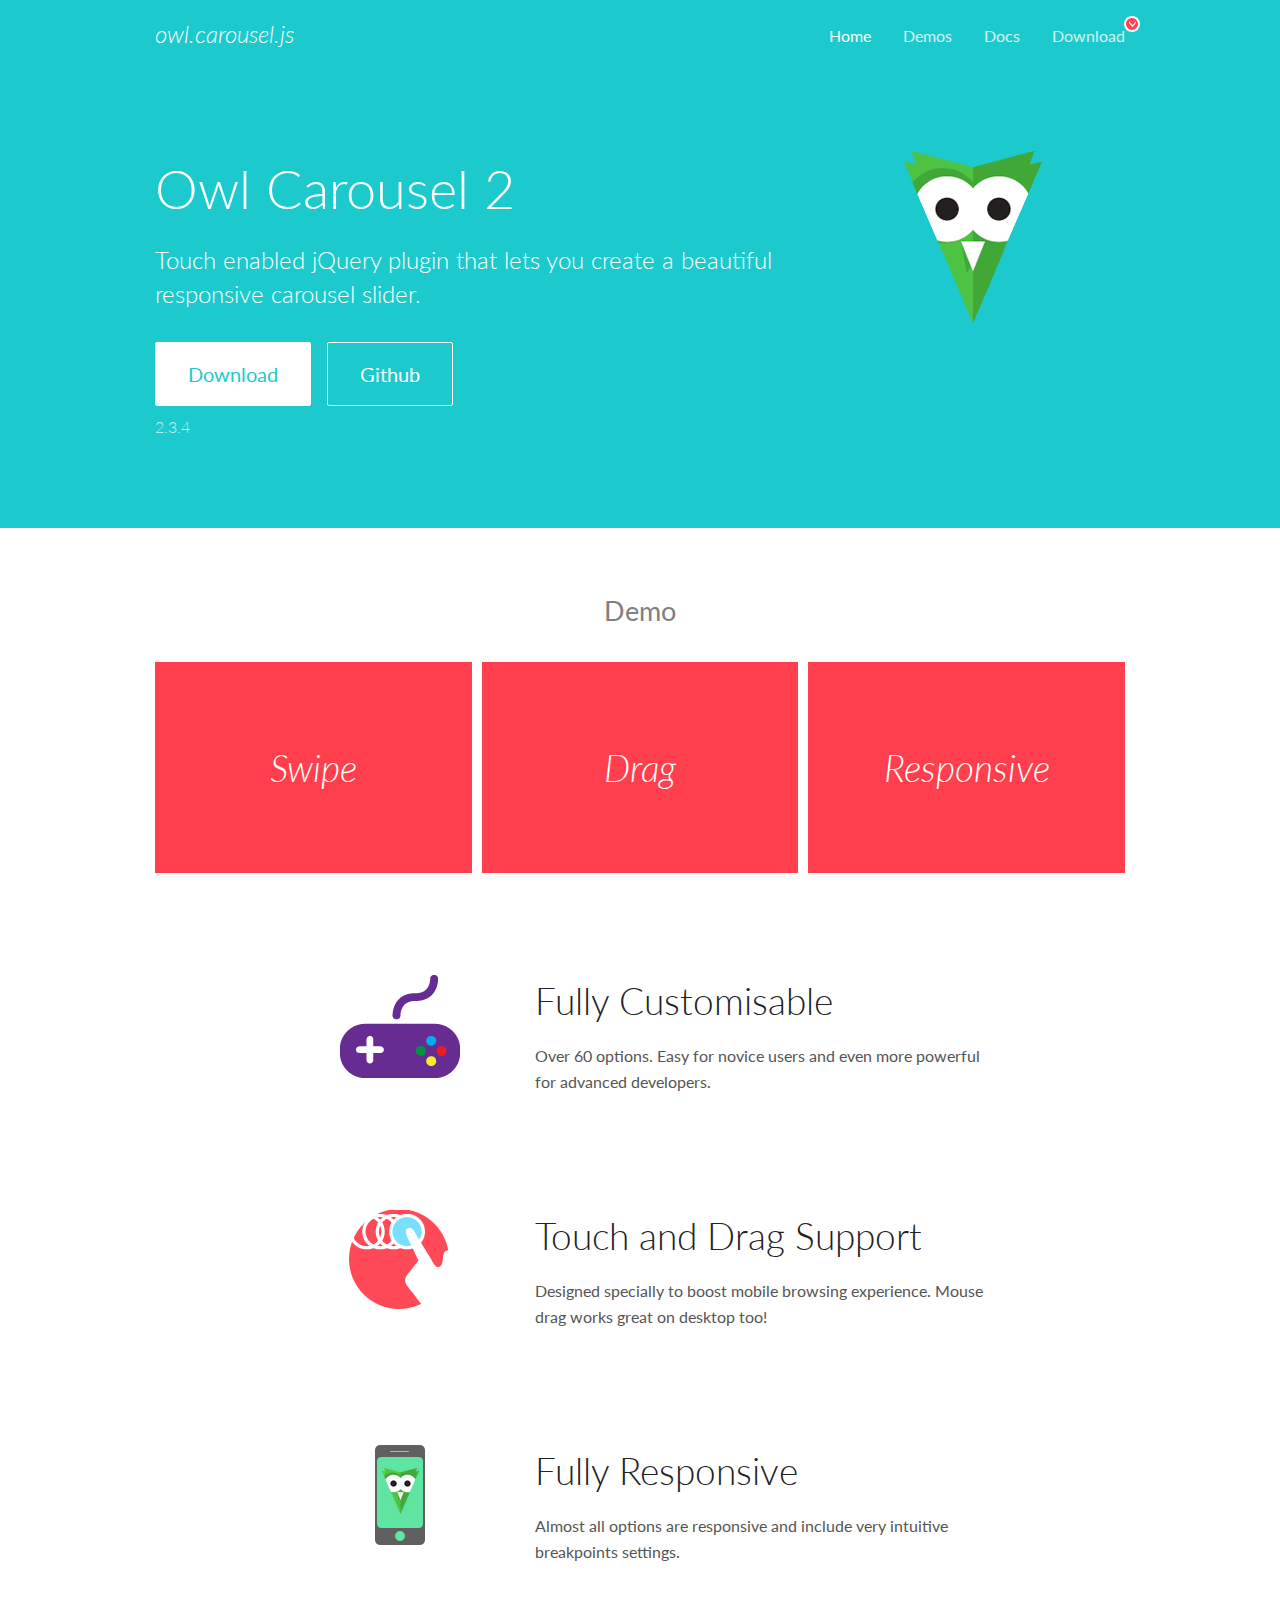
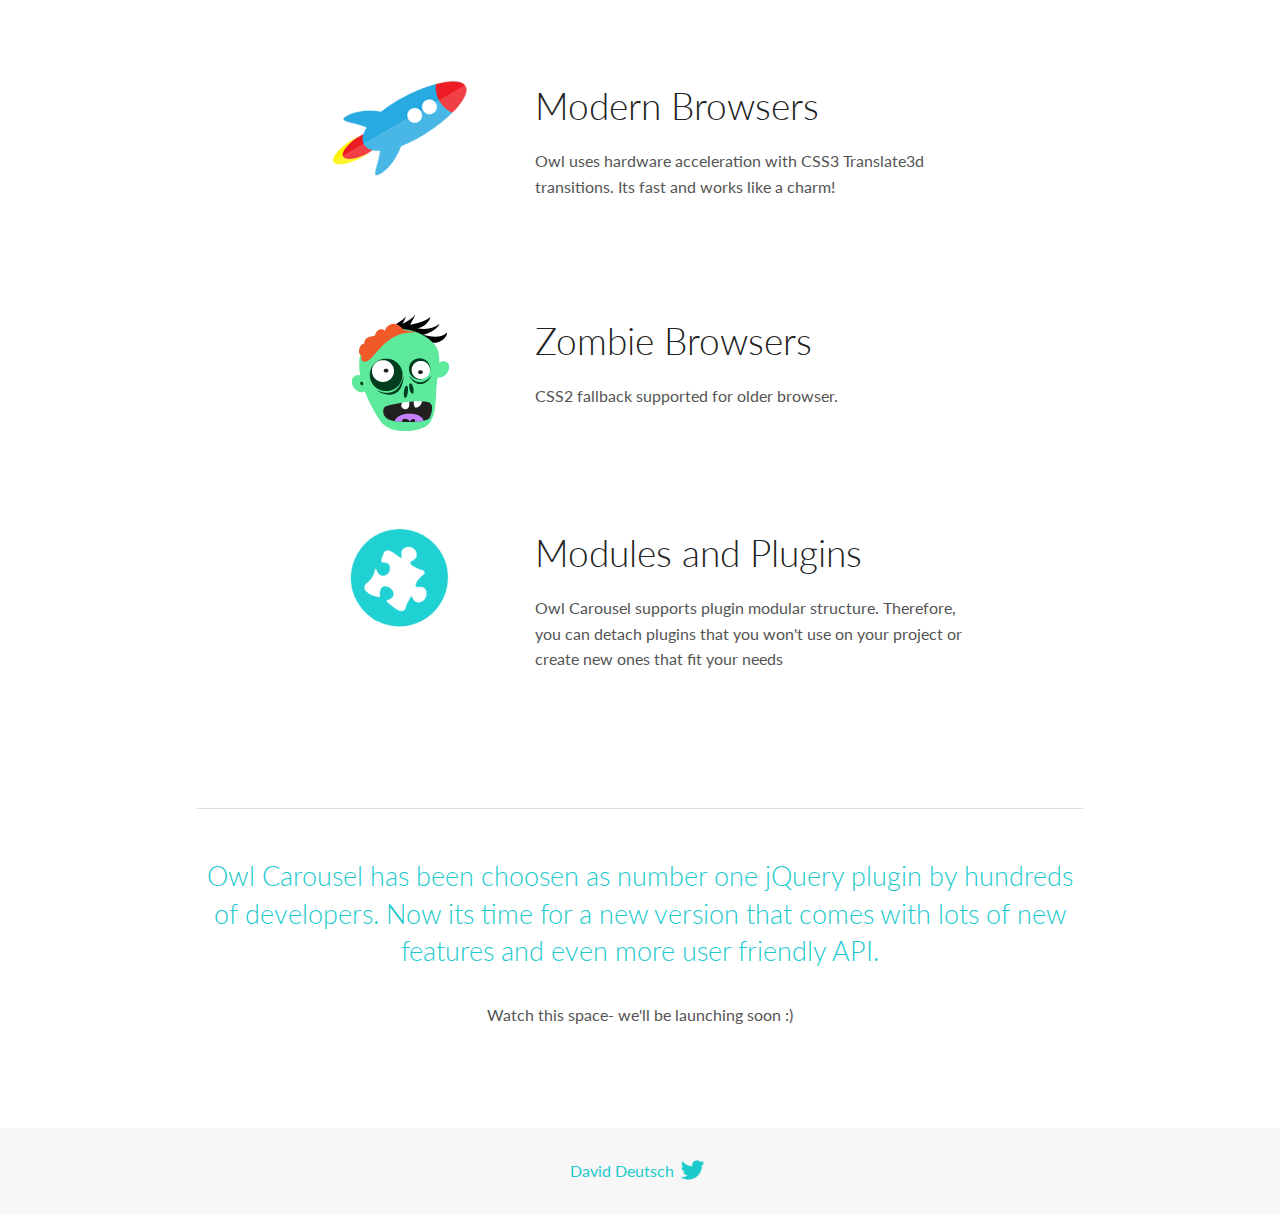
<file: assets/library/OwlCarousel2-2.3.4/docs/index.html>
<!DOCTYPE html>
<html lang="en">
  <head>

    <!-- head -->
    <meta charset="utf-8">
    <meta name="msapplication-tap-highlight" content="no" />
    <meta name="viewport" content="width=device-width, initial-scale=1.0" />
    <meta name="description" content="Touch enabled jQuery plugin that lets you create beautiful responsive carousel slider.">
    <meta name="author" content="David Deutsch">
    <title>
      Home | Owl Carousel | 2.3.4
    </title>

    <!-- Stylesheets -->
    <link href='https://fonts.googleapis.com/css?family=Lato:300,400,700,400italic,300italic' rel='stylesheet' type='text/css'>
    <link rel="stylesheet" href="assets/css/docs.theme.min.css">

    <!-- Owl Stylesheets -->
    <link rel="stylesheet" href="assets/owlcarousel/assets/owl.carousel.min.css">
    <link rel="stylesheet" href="assets/owlcarousel/assets/owl.theme.default.min.css">

    <!-- HTML5 shim and Respond.js IE8 support of HTML5 elements and media queries -->

    <!--[if lt IE 9]>
      <script src="https://oss.maxcdn.com/libs/html5shiv/3.7.0/html5shiv.js"></script>
      <script src="https://oss.maxcdn.com/libs/respond.js/1.3.0/respond.min.js"></script>
    <![endif]-->

    <!-- Favicons -->
    <link rel="apple-touch-icon-precomposed" sizes="144x144" href="assets/ico/apple-touch-icon-144-precomposed.png">
    <link rel="shortcut icon" href="assets/ico/favicon.png">
    <link rel="shortcut icon" href="favicon.ico">

    <!-- Yeah i know js should not be in header. Its required for demos.-->

    <!-- javascript -->
    <script src="assets/vendors/jquery.min.js"></script>
    <script src="assets/owlcarousel/owl.carousel.js"></script>
  </head>
  <body>

    <!-- header -->
    <header class="header">
      <div class="row">
        <div class="large-12 columns">
          <div class="brand left">
            <h3>
              <a href="/OwlCarousel2/">owl.carousel.js</a> 
            </h3>
          </div>
          <a id="toggle-nav" class="right">
            <span></span> <span></span> <span></span> 
          </a> 
          <div class="nav-bar">
            <ul class="clearfix">
              <li class="active">
                <a href="/OwlCarousel2/index.html">Home</a> 
              </li>
              <li> <a href="/OwlCarousel2/demos/demos.html">Demos</a>  </li>
              <li> <a href="/OwlCarousel2/docs/started-welcome.html">Docs</a>  </li>
              <li>
                <a href="https://github.com/OwlCarousel2/OwlCarousel2/archive/2.3.4.zip">Download</a> 
                <span class="download"></span> 
              </li>
            </ul>
          </div>
        </div>
      </div>
    </header>

    <!-- home panel -->
    <section id="hero">
      <div class="row">
        <div class="large-8 medium-8 columns">
          <h1>Owl Carousel 2</h1>
          <h4>Touch enabled jQuery plugin that lets you create a beautiful responsive carousel slider.</h4>
          <a href="https://github.com/OwlCarousel2/OwlCarousel2/archive/2.3.4.zip" class="hero-button">Download</a> 
          <a href="https://github.com/OwlCarousel2/OwlCarousel2" class="hero-button outline">Github</a> 
          <p>2.3.4</p>
        </div>
        <div class="large-4 medium-4 columns">
          <img class="owl-logo" src="assets/img/owl-logo.png" alt="mr. Owl">
        </div>
      </div>
    </section>

    <!-- body -->
    <div class="home-demo">
      <div class="row">
        <div class="large-12 columns">
          <h3>Demo</h3>
          <div class="owl-carousel">
            <div class="item">
              <h2>Swipe</h2>
            </div>
            <div class="item">
              <h2>Drag</h2>
            </div>
            <div class="item">
              <h2>Responsive</h2>
            </div>
            <div class="item">
              <h2>CSS3</h2>
            </div>
            <div class="item">
              <h2>Fast</h2>
            </div>
            <div class="item">
              <h2>Easy</h2>
            </div>
            <div class="item">
              <h2>Free</h2>
            </div>
            <div class="item">
              <h2>Upgradable</h2>
            </div>
            <div class="item">
              <h2>Tons of options</h2>
            </div>
            <div class="item">
              <h2>Infinity</h2>
            </div>
            <div class="item">
              <h2>Auto Width</h2>
            </div>
          </div>
        </div>
      </div>
    </div>
    <script>
      var owl = $('.owl-carousel');
      owl.owlCarousel({
        margin: 10,
        loop: true,
        responsive: {
          0: {
            items: 1
          },
          600: {
            items: 2
          },
          1000: {
            items: 3
          }
        }
      })
    </script>

    <!-- features -->
    <div id="features">
      <div class="row">
        <div class="small-12 medium-9 small-centered columns">
          <section class="row feature">
            <div class="medium-4 small-12 columns">
              <img src="assets/img/feature-options.png" alt="">
            </div>
            <div class="medium-8 small-12 columns">
              <h2>Fully Customisable</h2>
              <p>Over 60 options. Easy for novice users and even more powerful for advanced developers.</p>
            </div>
          </section>
          <section class="row feature">
            <div class="medium-4 small-12 columns">
              <img src="assets/img/feature-drag.png" alt="">
            </div>
            <div class="medium-8 small-12 columns">
              <h2>Touch and Drag Support</h2>
              <p>Designed specially to boost mobile browsing experience. Mouse drag works great on desktop too!</p>
            </div>
          </section>
          <section class="row feature">
            <div class="medium-4 small-12 columns">
              <img src="assets/img/feature-responsive.png" alt="">
            </div>
            <div class="medium-8 small-12 columns">
              <h2>Fully Responsive</h2>
              <p>Almost all options are responsive and include very intuitive breakpoints settings.</p>
            </div>
          </section>
          <section class="row feature">
            <div class="medium-4 small-12 columns">
              <img src="assets/img/feature-modern.png" alt="">
            </div>
            <div class="medium-8 small-12 columns">
              <h2>Modern Browsers</h2>
              <p>Owl uses hardware acceleration with CSS3 Translate3d transitions. Its fast and works like a charm! </p>
            </div>
          </section>
          <section class="row feature">
            <div class="medium-4 small-12 columns">
              <img src="assets/img/feature-zombie.png" alt="">
            </div>
            <div class="medium-8 small-12 columns">
              <h2>Zombie Browsers</h2>
              <p>CSS2 fallback supported for older browser.</p>
            </div>
          </section>
          <section class="row feature">
            <div class="medium-4 small-12 columns">
              <img src="assets/img/feature-module.png" alt="">
            </div>
            <div class="medium-8 small-12 columns">
              <h2>Modules and Plugins</h2>
              <p>Owl Carousel supports plugin modular structure. Therefore, you can detach plugins that you won&#x27;t use on your project or create new ones that fit your needs</p>
            </div>
          </section>
        </div>
      </div>
    </div>

    <!-- footer -->
    <section id="teaser-text">
      <div class="row">
        <div class="small-12 medium-11 small-centered columns">
          <hr>
          <h3 id="owl-carousel-has-been-choosen-as-number-one-jquery-plugin-by-hundreds-of-developers-now-its-time-for-a-new-version-that-comes-with-lots-of-new-features-and-even-more-user-friendly-api-">Owl Carousel has been choosen as number one jQuery plugin by hundreds of developers. Now its time for a new version that comes with lots of new features and even more user friendly API.</h3>
          <p>Watch this space- we&#39;ll be launching soon :)</p>
        </div>
      </div>
    </section>

    <!-- footer -->
    <footer class="footer">
      <div class="row">
        <div class="large-12 columns">
          <h5>
            <a href="/OwlCarousel2/docs/support-contact.html">David Deutsch</a> 
            <a id="custom-tweet-button" href="https://twitter.com/share?url=https://github.com/OwlCarousel2/OwlCarousel2&text=Owl Carousel - This is so awesome! " target="_blank"></a> 
          </h5>
        </div>
      </div>
    </footer>

    <!-- vendors -->
    <script src="assets/vendors/highlight.js"></script>
    <script src="assets/js/app.js"></script>
  </body>
</html>
</file>
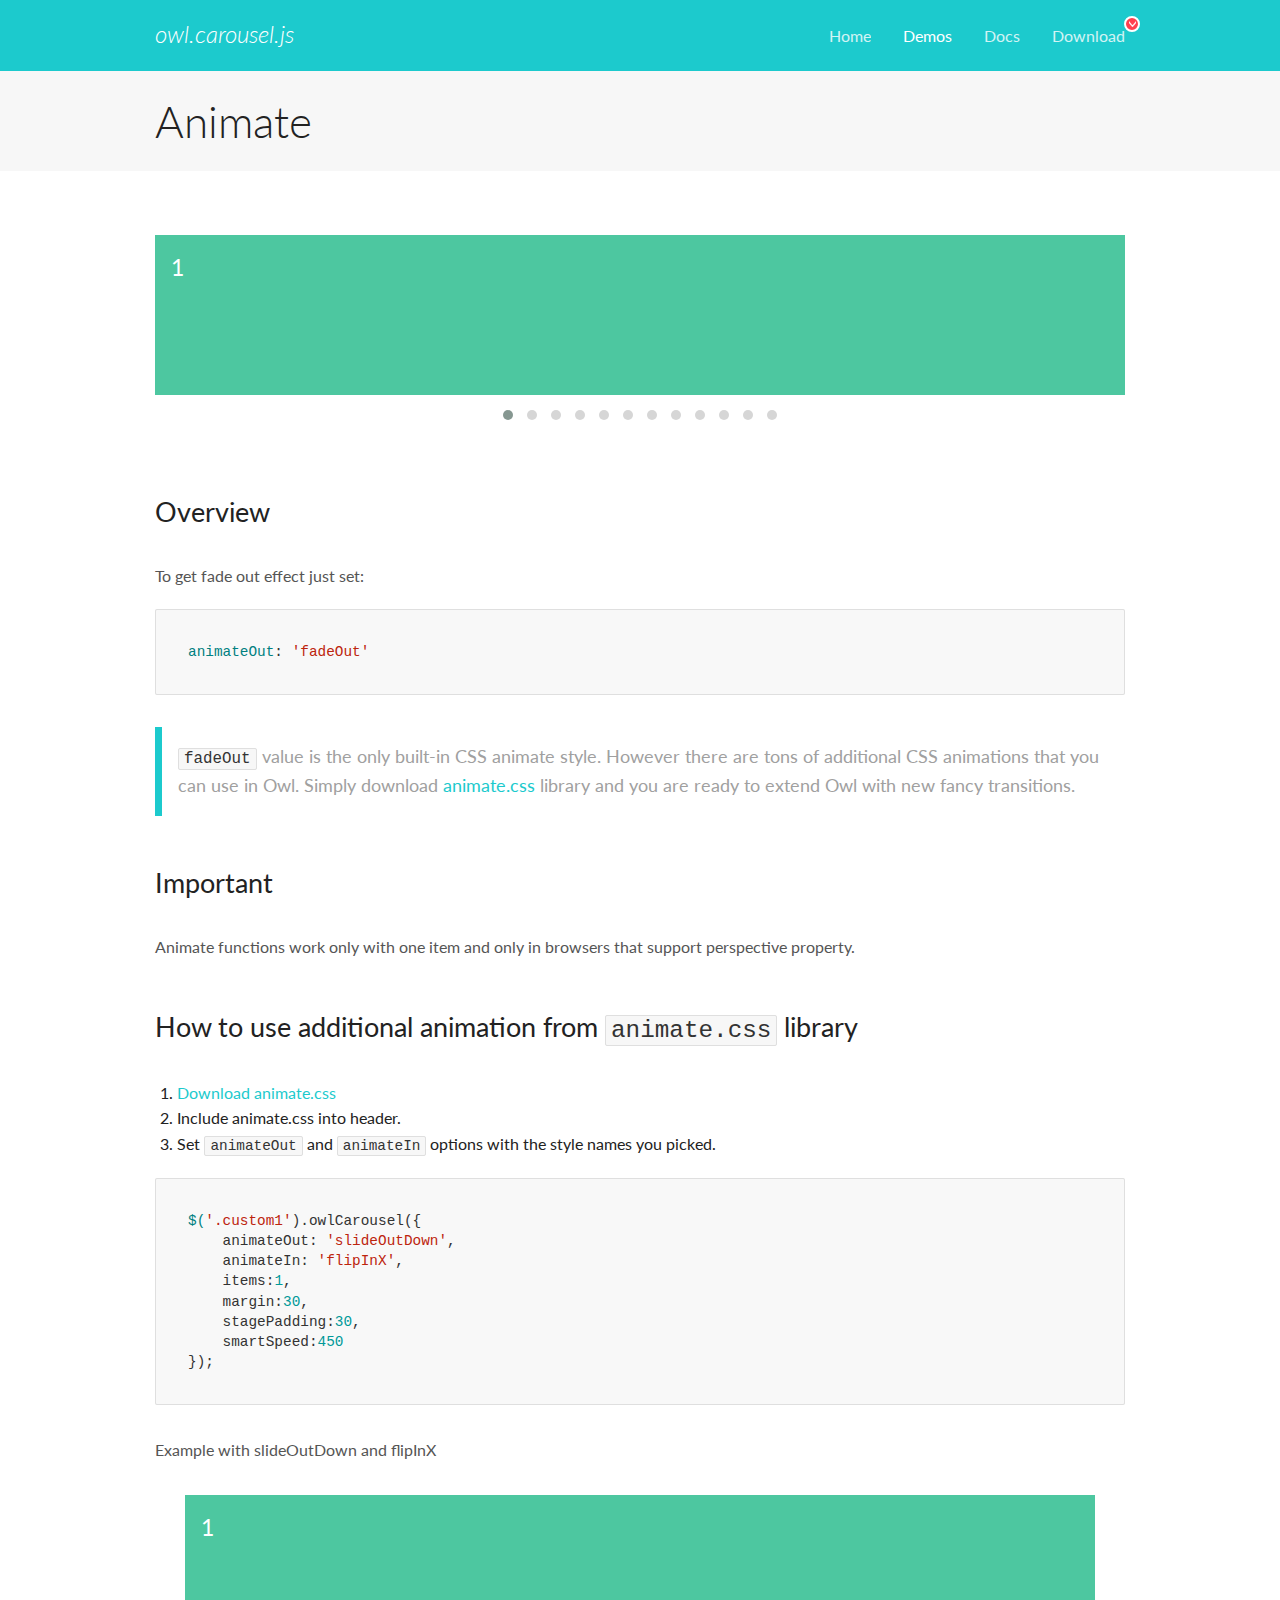
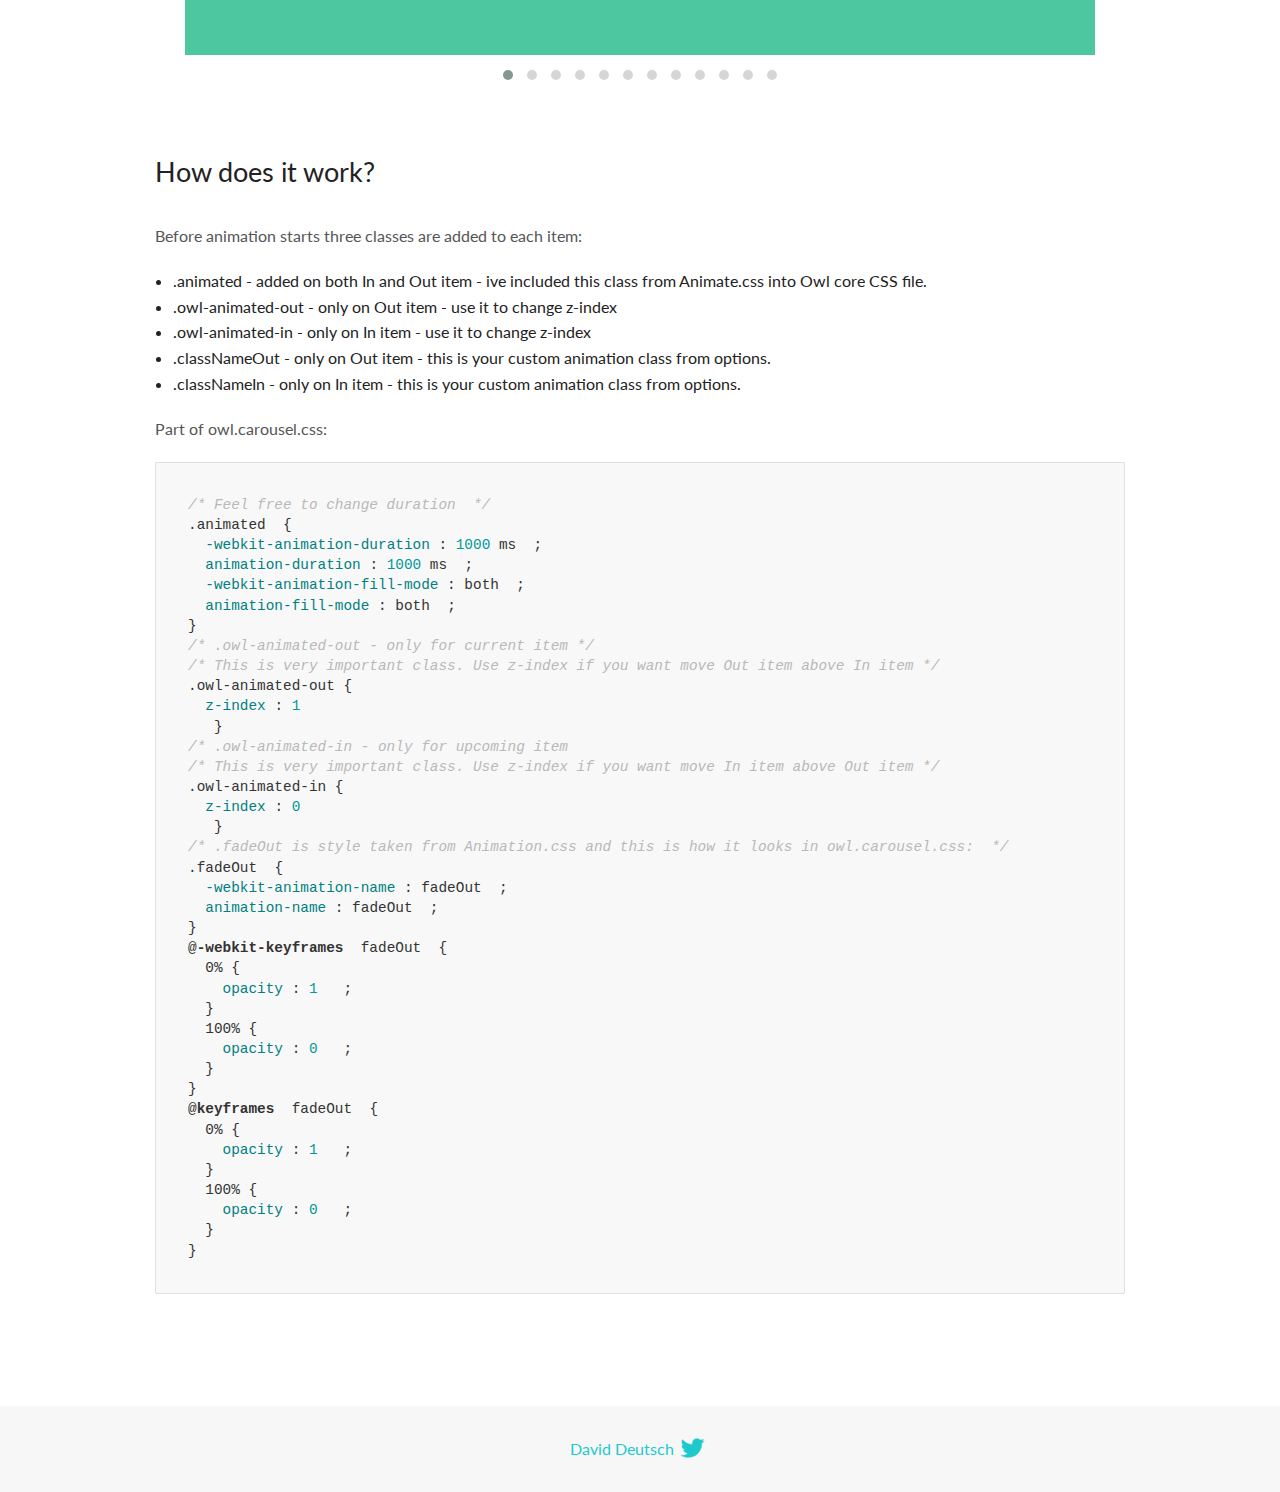
<file: assets/library/OwlCarousel2-2.3.4/docs/demos/animate.html>
<!DOCTYPE html>
<html lang="en">
  <head>

    <!-- head -->
    <meta charset="utf-8">
    <meta name="msapplication-tap-highlight" content="no" />
    <meta name="viewport" content="width=device-width, initial-scale=1.0" />
    <meta name="description" content="Animate carousel">
    <meta name="author" content="David Deutsch">
    <title>
      Animate Demo | Owl Carousel | 2.3.4
    </title>

    <!-- Stylesheets -->
    <link href='https://fonts.googleapis.com/css?family=Lato:300,400,700,400italic,300italic' rel='stylesheet' type='text/css'>
    <link rel="stylesheet" href="../assets/css/docs.theme.min.css">

    <!-- Owl Stylesheets -->
    <link rel="stylesheet" href="../assets/owlcarousel/assets/owl.carousel.min.css">
    <link rel="stylesheet" href="../assets/owlcarousel/assets/owl.theme.default.min.css">

    <!-- HTML5 shim and Respond.js IE8 support of HTML5 elements and media queries -->

    <!--[if lt IE 9]>
      <script src="https://oss.maxcdn.com/libs/html5shiv/3.7.0/html5shiv.js"></script>
      <script src="https://oss.maxcdn.com/libs/respond.js/1.3.0/respond.min.js"></script>
    <![endif]-->

    <!-- Favicons -->
    <link rel="apple-touch-icon-precomposed" sizes="144x144" href="../assets/ico/apple-touch-icon-144-precomposed.png">
    <link rel="shortcut icon" href="../assets/ico/favicon.png">
    <link rel="shortcut icon" href="favicon.ico">

    <!-- Yeah i know js should not be in header. Its required for demos.-->

    <!-- javascript -->
    <script src="../assets/vendors/jquery.min.js"></script>
    <script src="../assets/owlcarousel/owl.carousel.js"></script>
  </head>
  <body>

    <!-- header -->
    <header class="header">
      <div class="row">
        <div class="large-12 columns">
          <div class="brand left">
            <h3>
              <a href="/OwlCarousel2/">owl.carousel.js</a> 
            </h3>
          </div>
          <a id="toggle-nav" class="right">
            <span></span> <span></span> <span></span> 
          </a> 
          <div class="nav-bar">
            <ul class="clearfix">
              <li> <a href="/OwlCarousel2/index.html">Home</a>  </li>
              <li class="active">
                <a href="/OwlCarousel2/demos/demos.html">Demos</a> 
              </li>
              <li> <a href="/OwlCarousel2/docs/started-welcome.html">Docs</a>  </li>
              <li>
                <a href="https://github.com/OwlCarousel2/OwlCarousel2/archive/2.3.4.zip">Download</a> 
                <span class="download"></span> 
              </li>
            </ul>
          </div>
        </div>
      </div>
    </header>

    <!-- title -->
    <section class="title">
      <div class="row">
        <div class="large-12 columns">
          <h1>Animate</h1>
        </div>
      </div>
    </section>

    <!--  Demos -->
    <section id="demos">
      <div class="row">
        <div class="large-12 columns">
          <div class="fadeOut owl-carousel owl-theme">
            <div class="item">
              <h4>1</h4>
            </div>
            <div class="item">
              <h4>2</h4>
            </div>
            <div class="item">
              <h4>3</h4>
            </div>
            <div class="item">
              <h4>4</h4>
            </div>
            <div class="item">
              <h4>5</h4>
            </div>
            <div class="item">
              <h4>6</h4>
            </div>
            <div class="item">
              <h4>7</h4>
            </div>
            <div class="item">
              <h4>8</h4>
            </div>
            <div class="item">
              <h4>9</h4>
            </div>
            <div class="item">
              <h4>10</h4>
            </div>
            <div class="item">
              <h4>11</h4>
            </div>
            <div class="item">
              <h4>12</h4>
            </div>
          </div>
          <h3 id="overview">Overview</h3>
          <p>To get fade out effect just set:</p>
          <pre><code>animateOut: &#39;fadeOut&#39;</code></pre>
          <blockquote>
            <p><code>fadeOut</code> value is the only built-in CSS animate style. However there are tons of additional CSS animations that you can use in Owl. Simply download
              <a href="https://daneden.github.io/animate.css/">animate.css</a>  library and you are ready to extend Owl with new fancy transitions.</p>
          </blockquote>
          <h3 id="important">Important</h3>
          <p>Animate functions work only with one item and only in browsers that support perspective property.</p>
          <h3 id="how-to-use-additional-animation-from-animate-css-library">How to use additional animation from <code>animate.css</code> library</h3>
          <ol>
            <li> <a href="https://daneden.github.io/animate.css/">Download animate.css</a>  </li>
            <li>Include animate.css into header.</li>
            <li>Set <code>animateOut</code> and <code>animateIn</code> options with the style names you picked.</li>
          </ol>
          <pre><code>$(&#39;.custom1&#39;).owlCarousel({
    animateOut: &#39;slideOutDown&#39;,
    animateIn: &#39;flipInX&#39;,
    items:1,
    margin:30,
    stagePadding:30,
    smartSpeed:450
});</code></pre>
          <p>Example with slideOutDown and flipInX</p>
          <div class="custom1 owl-carousel owl-theme">
            <div class="item">
              <h4>1</h4>
            </div>
            <div class="item">
              <h4>2</h4>
            </div>
            <div class="item">
              <h4>3</h4>
            </div>
            <div class="item">
              <h4>4</h4>
            </div>
            <div class="item">
              <h4>5</h4>
            </div>
            <div class="item">
              <h4>6</h4>
            </div>
            <div class="item">
              <h4>7</h4>
            </div>
            <div class="item">
              <h4>8</h4>
            </div>
            <div class="item">
              <h4>9</h4>
            </div>
            <div class="item">
              <h4>10</h4>
            </div>
            <div class="item">
              <h4>11</h4>
            </div>
            <div class="item">
              <h4>12</h4>
            </div>
          </div>
          <h3 id="how-does-it-work-">How does it work?</h3>
          <p>Before animation starts three classes are added to each item:</p>
          <ul>
            <li>.animated - added on both In and Out item - ive included this class from Animate.css into Owl core CSS file.</li>
            <li>.owl-animated-out - only on Out item - use it to change z-index</li>
            <li>.owl-animated-in - only on In item - use it to change z-index</li>
            <li>.classNameOut - only on Out item - this is your custom animation class from options.</li>
            <li>.classNameIn - only on In item - this is your custom animation class from options.</li>
          </ul>
          <p>Part of owl.carousel.css:</p>
          <pre><code class="language-css"><span class="comment">/* Feel free to change duration  */</span> 
<span class="class">.animated</span>  <span class="rules">{
  <span class="rule"><span class="attribute">-webkit-animation-duration</span> :<span class="value"> <span class="number">1000</span> ms</span> </span> ;
  <span class="rule"><span class="attribute">animation-duration</span> :<span class="value"> <span class="number">1000</span> ms</span> </span> ;
  <span class="rule"><span class="attribute">-webkit-animation-fill-mode</span> :<span class="value"> both</span> </span> ;
  <span class="rule"><span class="attribute">animation-fill-mode</span> :<span class="value"> both</span> </span> ;
<span class="rule">}</span> </span> 
<span class="comment">/* .owl-animated-out - only for current item */</span> 
<span class="comment">/* This is very important class. Use z-index if you want move Out item above In item */</span> 
<span class="class">.owl-animated-out</span> <span class="rules">{
  <span class="rule"><span class="attribute">z-index</span> :<span class="value"> <span class="number">1</span> 
</span> </span> </span> }
<span class="comment">/* .owl-animated-in - only for upcoming item
/* This is very important class. Use z-index if you want move In item above Out item */</span> 
<span class="class">.owl-animated-in</span> <span class="rules">{
  <span class="rule"><span class="attribute">z-index</span> :<span class="value"> <span class="number">0</span> 
</span> </span> </span> }
<span class="comment">/* .fadeOut is style taken from Animation.css and this is how it looks in owl.carousel.css:  */</span> 
<span class="class">.fadeOut</span>  <span class="rules">{
  <span class="rule"><span class="attribute">-webkit-animation-name</span> :<span class="value"> fadeOut</span> </span> ;
  <span class="rule"><span class="attribute">animation-name</span> :<span class="value"> fadeOut</span> </span> ;
<span class="rule">}</span> </span> 
<span class="at_rule">@<span class="keyword">-webkit-keyframes</span>  fadeOut </span> {
  0% <span class="rules">{
    <span class="rule"><span class="attribute">opacity</span> :<span class="value"> <span class="number">1</span> </span> </span> ;
  <span class="rule">}</span> </span> 
  100% <span class="rules">{
    <span class="rule"><span class="attribute">opacity</span> :<span class="value"> <span class="number">0</span> </span> </span> ;
  <span class="rule">}</span> </span> 
}
<span class="at_rule">@<span class="keyword">keyframes</span>  fadeOut </span> {
  0% <span class="rules">{
    <span class="rule"><span class="attribute">opacity</span> :<span class="value"> <span class="number">1</span> </span> </span> ;
  <span class="rule">}</span> </span> 
  100% <span class="rules">{
    <span class="rule"><span class="attribute">opacity</span> :<span class="value"> <span class="number">0</span> </span> </span> ;
  <span class="rule">}</span> </span> 
}</code></pre>
          <link rel="stylesheet" href="../assets/css/animate.css">
          <script>
            jQuery(document).ready(function($) {
              $('.fadeOut').owlCarousel({
                items: 1,
                animateOut: 'fadeOut',
                loop: true,
                margin: 10,
              });
              $('.custom1').owlCarousel({
                animateOut: 'slideOutDown',
                animateIn: 'flipInX',
                items: 1,
                margin: 30,
                stagePadding: 30,
                smartSpeed: 450
              });
            });
          </script>
        </div>
      </div>
    </section>

    <!-- footer -->
    <footer class="footer">
      <div class="row">
        <div class="large-12 columns">
          <h5>
            <a href="/OwlCarousel2/docs/support-contact.html">David Deutsch</a> 
            <a id="custom-tweet-button" href="https://twitter.com/share?url=https://github.com/OwlCarousel2/OwlCarousel2&text=Owl Carousel - This is so awesome! " target="_blank"></a> 
          </h5>
        </div>
      </div>
    </footer>

    <!-- vendors -->
    <script src="../assets/vendors/highlight.js"></script>
    <script src="../assets/js/app.js"></script>
  </body>
</html>
</file>
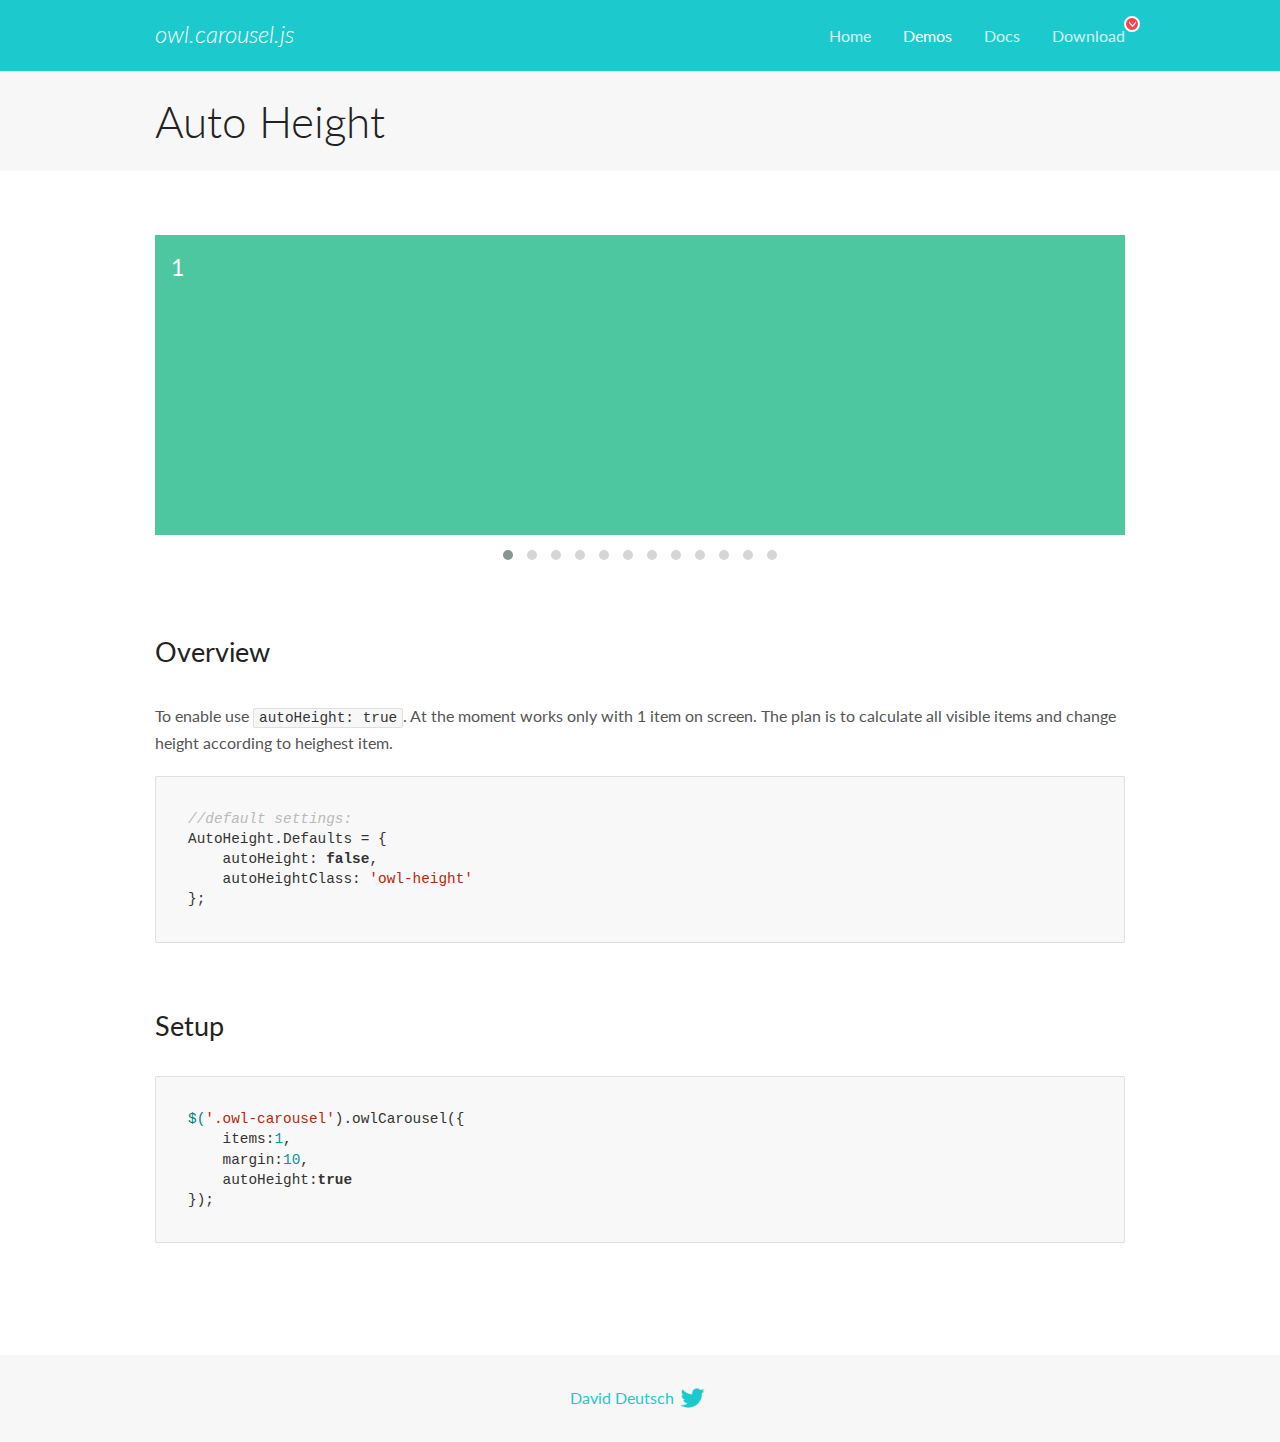
<file: assets/library/OwlCarousel2-2.3.4/docs/demos/autoheight.html>
<!DOCTYPE html>
<html lang="en">
  <head>

    <!-- head -->
    <meta charset="utf-8">
    <meta name="msapplication-tap-highlight" content="no" />
    <meta name="viewport" content="width=device-width, initial-scale=1.0" />
    <meta name="description" content="autoHeight usage demo">
    <meta name="author" content="David Deutsch">
    <title>
      Auto Height Demo | Owl Carousel | 2.3.4
    </title>

    <!-- Stylesheets -->
    <link href='https://fonts.googleapis.com/css?family=Lato:300,400,700,400italic,300italic' rel='stylesheet' type='text/css'>
    <link rel="stylesheet" href="../assets/css/docs.theme.min.css">

    <!-- Owl Stylesheets -->
    <link rel="stylesheet" href="../assets/owlcarousel/assets/owl.carousel.min.css">
    <link rel="stylesheet" href="../assets/owlcarousel/assets/owl.theme.default.min.css">

    <!-- HTML5 shim and Respond.js IE8 support of HTML5 elements and media queries -->

    <!--[if lt IE 9]>
      <script src="https://oss.maxcdn.com/libs/html5shiv/3.7.0/html5shiv.js"></script>
      <script src="https://oss.maxcdn.com/libs/respond.js/1.3.0/respond.min.js"></script>
    <![endif]-->

    <!-- Favicons -->
    <link rel="apple-touch-icon-precomposed" sizes="144x144" href="../assets/ico/apple-touch-icon-144-precomposed.png">
    <link rel="shortcut icon" href="../assets/ico/favicon.png">
    <link rel="shortcut icon" href="favicon.ico">

    <!-- Yeah i know js should not be in header. Its required for demos.-->

    <!-- javascript -->
    <script src="../assets/vendors/jquery.min.js"></script>
    <script src="../assets/owlcarousel/owl.carousel.js"></script>
  </head>
  <body>

    <!-- header -->
    <header class="header">
      <div class="row">
        <div class="large-12 columns">
          <div class="brand left">
            <h3>
              <a href="/OwlCarousel2/">owl.carousel.js</a> 
            </h3>
          </div>
          <a id="toggle-nav" class="right">
            <span></span> <span></span> <span></span> 
          </a> 
          <div class="nav-bar">
            <ul class="clearfix">
              <li> <a href="/OwlCarousel2/index.html">Home</a>  </li>
              <li class="active">
                <a href="/OwlCarousel2/demos/demos.html">Demos</a> 
              </li>
              <li> <a href="/OwlCarousel2/docs/started-welcome.html">Docs</a>  </li>
              <li>
                <a href="https://github.com/OwlCarousel2/OwlCarousel2/archive/2.3.4.zip">Download</a> 
                <span class="download"></span> 
              </li>
            </ul>
          </div>
        </div>
      </div>
    </header>

    <!-- title -->
    <section class="title">
      <div class="row">
        <div class="large-12 columns">
          <h1>Auto Height</h1>
        </div>
      </div>
    </section>

    <!--  Demos -->
    <section id="demos">
      <div class="row">
        <div class="large-12 columns">
          <div class="owl-carousel owl-theme">
            <div class="item" style="height:300px">
              <h4>1</h4>
            </div>
            <div class="item" style="height:100px">
              <h4>2</h4>
            </div>
            <div class="item" style="height:500px">
              <h4>3</h4>
            </div>
            <div class="item" style="height:250px">
              <h4>4</h4>
            </div>
            <div class="item" style="height:400px">
              <h4>5</h4>
            </div>
            <div class="item" style="height:500px">
              <h4>6</h4>
            </div>
            <div class="item" style="height:600px">
              <h4>7</h4>
            </div>
            <div class="item" style="height:400px">
              <h4>8</h4>
            </div>
            <div class="item" style="height:300px">
              <h4>9</h4>
            </div>
            <div class="item" style="height:350px">
              <h4>10</h4>
            </div>
            <div class="item" style="height:200px">
              <h4>11</h4>
            </div>
            <div class="item" style="height:150px">
              <h4>12</h4>
            </div>
          </div>
          <h3 id="overview">Overview</h3>
          <p>To enable use <code>autoHeight: true</code>. At the moment works only with 1 item on screen. The plan is to calculate all visible items and change height according to heighest item.</p>
          <pre><code>//default settings:
AutoHeight.Defaults = {
    autoHeight: false,
    autoHeightClass: &#39;owl-height&#39;
};</code></pre>
          <h3 id="setup">Setup</h3>
          <pre><code>$(&#39;.owl-carousel&#39;).owlCarousel({
    items:1,
    margin:10,
    autoHeight:true
});</code></pre>
          <script>
            $(document).ready(function() {
              $('.owl-carousel').owlCarousel({
                items: 1,
                margin: 10,
                autoHeight: true
              });
            })
          </script>
        </div>
      </div>
    </section>

    <!-- footer -->
    <footer class="footer">
      <div class="row">
        <div class="large-12 columns">
          <h5>
            <a href="/OwlCarousel2/docs/support-contact.html">David Deutsch</a> 
            <a id="custom-tweet-button" href="https://twitter.com/share?url=https://github.com/OwlCarousel2/OwlCarousel2&text=Owl Carousel - This is so awesome! " target="_blank"></a> 
          </h5>
        </div>
      </div>
    </footer>

    <!-- vendors -->
    <script src="../assets/vendors/highlight.js"></script>
    <script src="../assets/js/app.js"></script>
  </body>
</html>
</file>
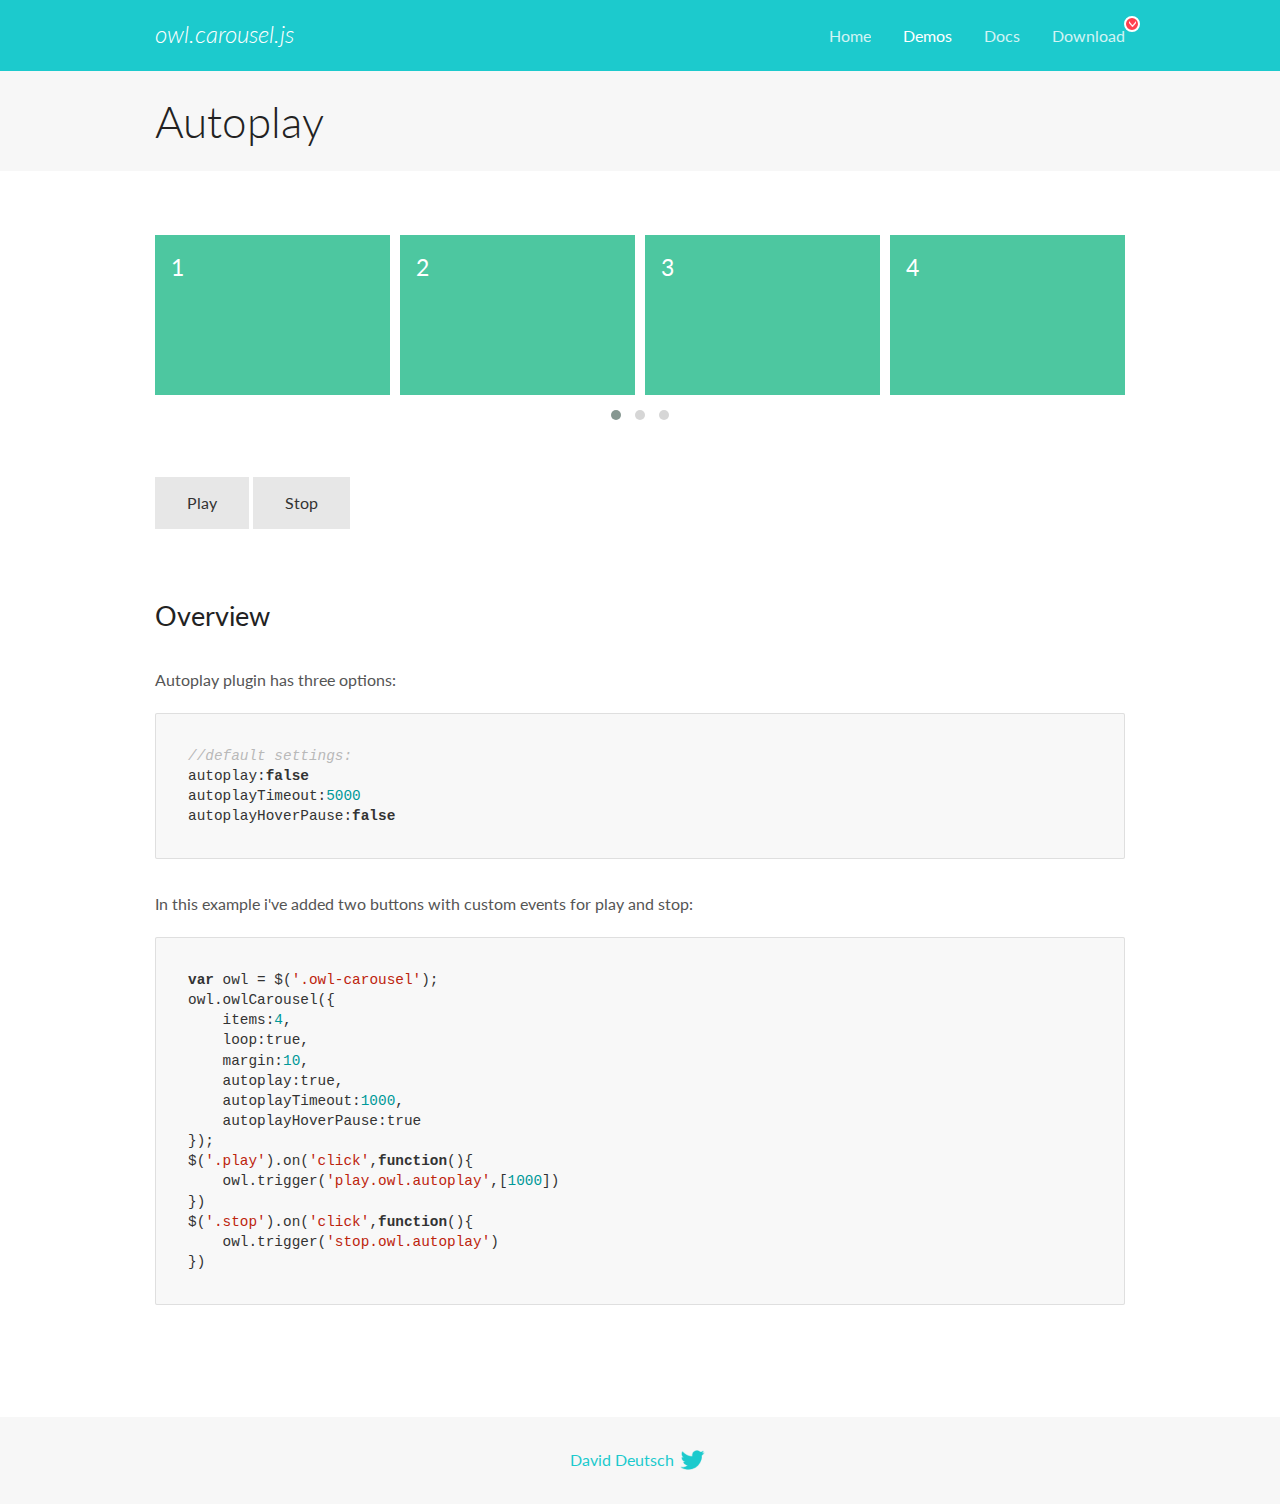
<file: assets/library/OwlCarousel2-2.3.4/docs/demos/autoplay.html>
<!DOCTYPE html>
<html lang="en">
  <head>

    <!-- head -->
    <meta charset="utf-8">
    <meta name="msapplication-tap-highlight" content="no" />
    <meta name="viewport" content="width=device-width, initial-scale=1.0" />
    <meta name="description" content="Autoplay usage demo">
    <meta name="author" content="David Deutsch">
    <title>
      Autoplay Demo | Owl Carousel | 2.3.4
    </title>

    <!-- Stylesheets -->
    <link href='https://fonts.googleapis.com/css?family=Lato:300,400,700,400italic,300italic' rel='stylesheet' type='text/css'>
    <link rel="stylesheet" href="../assets/css/docs.theme.min.css">

    <!-- Owl Stylesheets -->
    <link rel="stylesheet" href="../assets/owlcarousel/assets/owl.carousel.min.css">
    <link rel="stylesheet" href="../assets/owlcarousel/assets/owl.theme.default.min.css">

    <!-- HTML5 shim and Respond.js IE8 support of HTML5 elements and media queries -->

    <!--[if lt IE 9]>
      <script src="https://oss.maxcdn.com/libs/html5shiv/3.7.0/html5shiv.js"></script>
      <script src="https://oss.maxcdn.com/libs/respond.js/1.3.0/respond.min.js"></script>
    <![endif]-->

    <!-- Favicons -->
    <link rel="apple-touch-icon-precomposed" sizes="144x144" href="../assets/ico/apple-touch-icon-144-precomposed.png">
    <link rel="shortcut icon" href="../assets/ico/favicon.png">
    <link rel="shortcut icon" href="favicon.ico">

    <!-- Yeah i know js should not be in header. Its required for demos.-->

    <!-- javascript -->
    <script src="../assets/vendors/jquery.min.js"></script>
    <script src="../assets/owlcarousel/owl.carousel.js"></script>
  </head>
  <body>

    <!-- header -->
    <header class="header">
      <div class="row">
        <div class="large-12 columns">
          <div class="brand left">
            <h3>
              <a href="/OwlCarousel2/">owl.carousel.js</a> 
            </h3>
          </div>
          <a id="toggle-nav" class="right">
            <span></span> <span></span> <span></span> 
          </a> 
          <div class="nav-bar">
            <ul class="clearfix">
              <li> <a href="/OwlCarousel2/index.html">Home</a>  </li>
              <li class="active">
                <a href="/OwlCarousel2/demos/demos.html">Demos</a> 
              </li>
              <li> <a href="/OwlCarousel2/docs/started-welcome.html">Docs</a>  </li>
              <li>
                <a href="https://github.com/OwlCarousel2/OwlCarousel2/archive/2.3.4.zip">Download</a> 
                <span class="download"></span> 
              </li>
            </ul>
          </div>
        </div>
      </div>
    </header>

    <!-- title -->
    <section class="title">
      <div class="row">
        <div class="large-12 columns">
          <h1>Autoplay</h1>
        </div>
      </div>
    </section>

    <!--  Demos -->
    <section id="demos">
      <div class="row">
        <div class="large-12 columns">
          <div class="owl-carousel owl-theme">
            <div class="item">
              <h4>1</h4>
            </div>
            <div class="item">
              <h4>2</h4>
            </div>
            <div class="item">
              <h4>3</h4>
            </div>
            <div class="item">
              <h4>4</h4>
            </div>
            <div class="item">
              <h4>5</h4>
            </div>
            <div class="item">
              <h4>6</h4>
            </div>
            <div class="item">
              <h4>7</h4>
            </div>
            <div class="item">
              <h4>8</h4>
            </div>
            <div class="item">
              <h4>9</h4>
            </div>
            <div class="item">
              <h4>10</h4>
            </div>
            <div class="item">
              <h4>11</h4>
            </div>
            <div class="item">
              <h4>12</h4>
            </div>
          </div>
          <a class="button secondary play">Play</a> 
          <a class="button secondary stop">Stop</a> 
          <h3 id="overview">Overview</h3>
          <p>Autoplay plugin has three options:</p>
          <pre><code>//default settings:
autoplay:false
autoplayTimeout:5000
autoplayHoverPause:false</code></pre>
          <p>In this example i&#39;ve added two buttons with custom events for play and stop:</p>
          <pre><code>var owl = $(&#39;.owl-carousel&#39;);
owl.owlCarousel({
    items:4,
    loop:true,
    margin:10,
    autoplay:true,
    autoplayTimeout:1000,
    autoplayHoverPause:true
});
$(&#39;.play&#39;).on(&#39;click&#39;,function(){
    owl.trigger(&#39;play.owl.autoplay&#39;,[1000])
})
$(&#39;.stop&#39;).on(&#39;click&#39;,function(){
    owl.trigger(&#39;stop.owl.autoplay&#39;)
})</code></pre>
          <script>
            $(document).ready(function() {
              var owl = $('.owl-carousel');
              owl.owlCarousel({
                items: 4,
                loop: true,
                margin: 10,
                autoplay: true,
                autoplayTimeout: 1000,
                autoplayHoverPause: true
              });
              $('.play').on('click', function() {
                owl.trigger('play.owl.autoplay', [1000])
              })
              $('.stop').on('click', function() {
                owl.trigger('stop.owl.autoplay')
              })
            })
          </script>
        </div>
      </div>
    </section>

    <!-- footer -->
    <footer class="footer">
      <div class="row">
        <div class="large-12 columns">
          <h5>
            <a href="/OwlCarousel2/docs/support-contact.html">David Deutsch</a> 
            <a id="custom-tweet-button" href="https://twitter.com/share?url=https://github.com/OwlCarousel2/OwlCarousel2&text=Owl Carousel - This is so awesome! " target="_blank"></a> 
          </h5>
        </div>
      </div>
    </footer>

    <!-- vendors -->
    <script src="../assets/vendors/highlight.js"></script>
    <script src="../assets/js/app.js"></script>
  </body>
</html>
</file>
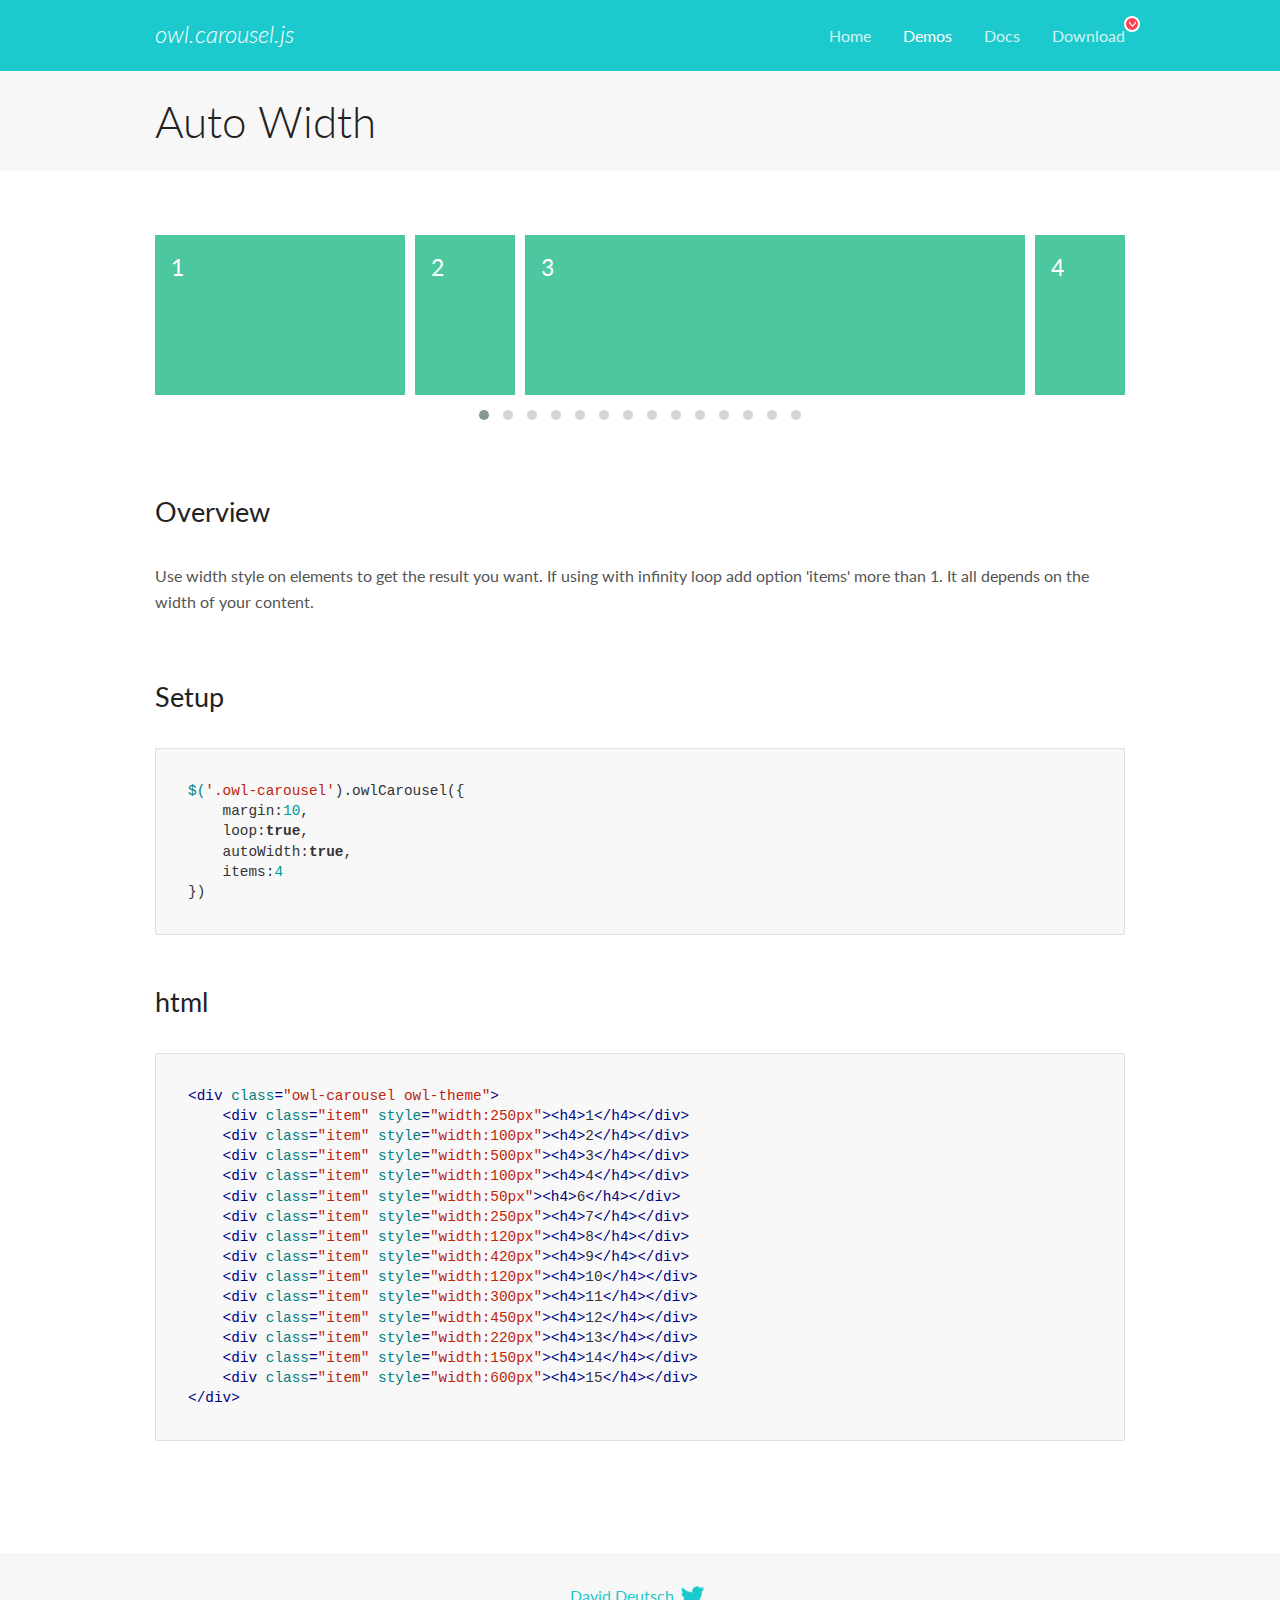
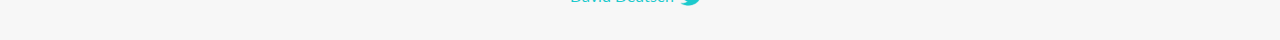
<file: assets/library/OwlCarousel2-2.3.4/docs/demos/autowidth.html>
<!DOCTYPE html>
<html lang="en">
  <head>

    <!-- head -->
    <meta charset="utf-8">
    <meta name="msapplication-tap-highlight" content="no" />
    <meta name="viewport" content="width=device-width, initial-scale=1.0" />
    <meta name="description" content="Auto Width">
    <meta name="author" content="David Deutsch">
    <title>
      Auto Width Demo | Owl Carousel | 2.3.4
    </title>

    <!-- Stylesheets -->
    <link href='https://fonts.googleapis.com/css?family=Lato:300,400,700,400italic,300italic' rel='stylesheet' type='text/css'>
    <link rel="stylesheet" href="../assets/css/docs.theme.min.css">

    <!-- Owl Stylesheets -->
    <link rel="stylesheet" href="../assets/owlcarousel/assets/owl.carousel.min.css">
    <link rel="stylesheet" href="../assets/owlcarousel/assets/owl.theme.default.min.css">

    <!-- HTML5 shim and Respond.js IE8 support of HTML5 elements and media queries -->

    <!--[if lt IE 9]>
      <script src="https://oss.maxcdn.com/libs/html5shiv/3.7.0/html5shiv.js"></script>
      <script src="https://oss.maxcdn.com/libs/respond.js/1.3.0/respond.min.js"></script>
    <![endif]-->

    <!-- Favicons -->
    <link rel="apple-touch-icon-precomposed" sizes="144x144" href="../assets/ico/apple-touch-icon-144-precomposed.png">
    <link rel="shortcut icon" href="../assets/ico/favicon.png">
    <link rel="shortcut icon" href="favicon.ico">

    <!-- Yeah i know js should not be in header. Its required for demos.-->

    <!-- javascript -->
    <script src="../assets/vendors/jquery.min.js"></script>
    <script src="../assets/owlcarousel/owl.carousel.js"></script>
  </head>
  <body>

    <!-- header -->
    <header class="header">
      <div class="row">
        <div class="large-12 columns">
          <div class="brand left">
            <h3>
              <a href="/OwlCarousel2/">owl.carousel.js</a> 
            </h3>
          </div>
          <a id="toggle-nav" class="right">
            <span></span> <span></span> <span></span> 
          </a> 
          <div class="nav-bar">
            <ul class="clearfix">
              <li> <a href="/OwlCarousel2/index.html">Home</a>  </li>
              <li class="active">
                <a href="/OwlCarousel2/demos/demos.html">Demos</a> 
              </li>
              <li> <a href="/OwlCarousel2/docs/started-welcome.html">Docs</a>  </li>
              <li>
                <a href="https://github.com/OwlCarousel2/OwlCarousel2/archive/2.3.4.zip">Download</a> 
                <span class="download"></span> 
              </li>
            </ul>
          </div>
        </div>
      </div>
    </header>

    <!-- title -->
    <section class="title">
      <div class="row">
        <div class="large-12 columns">
          <h1>Auto Width</h1>
        </div>
      </div>
    </section>

    <!--  Demos -->
    <section id="demos">
      <div class="row">
        <div class="large-12 columns">
          <div class="owl-carousel owl-theme">
            <div class="item" style="width:250px">
              <h4>1</h4>
            </div>
            <div class="item" style="width:100px">
              <h4>2</h4>
            </div>
            <div class="item" style="width:500px">
              <h4>3</h4>
            </div>
            <div class="item" style="width:100px">
              <h4>4</h4>
            </div>
            <div class="item" style="width:50px">
              <h4>6</h4>
            </div>
            <div class="item" style="width:250px">
              <h4>7</h4>
            </div>
            <div class="item" style="width:120px">
              <h4>8</h4>
            </div>
            <div class="item" style="width:420px">
              <h4>9</h4>
            </div>
            <div class="item" style="width:120px">
              <h4>10</h4>
            </div>
            <div class="item" style="width:300px">
              <h4>11</h4>
            </div>
            <div class="item" style="width:450px">
              <h4>12</h4>
            </div>
            <div class="item" style="width:220px">
              <h4>13</h4>
            </div>
            <div class="item" style="width:150px">
              <h4>14</h4>
            </div>
            <div class="item" style="width:600px">
              <h4>15</h4>
            </div>
          </div>
          <h3 id="overview">Overview</h3>
          <p>Use width style on elements to get the result you want. If using with infinity loop add option &#39;items&#39; more than 1. It all depends on the width of your content.</p>
          <h3 id="setup">Setup</h3>
          <pre><code>$(&#39;.owl-carousel&#39;).owlCarousel({
    margin:10,
    loop:true,
    autoWidth:true,
    items:4
})</code></pre>
          <h3 id="html">html</h3>
          <pre><code>&lt;div class=&quot;owl-carousel owl-theme&quot;&gt;
    &lt;div class=&quot;item&quot; style=&quot;width:250px&quot;&gt;&lt;h4&gt;1&lt;/h4&gt;&lt;/div&gt;
    &lt;div class=&quot;item&quot; style=&quot;width:100px&quot;&gt;&lt;h4&gt;2&lt;/h4&gt;&lt;/div&gt;
    &lt;div class=&quot;item&quot; style=&quot;width:500px&quot;&gt;&lt;h4&gt;3&lt;/h4&gt;&lt;/div&gt;
    &lt;div class=&quot;item&quot; style=&quot;width:100px&quot;&gt;&lt;h4&gt;4&lt;/h4&gt;&lt;/div&gt;
    &lt;div class=&quot;item&quot; style=&quot;width:50px&quot;&gt;&lt;h4&gt;6&lt;/h4&gt;&lt;/div&gt;
    &lt;div class=&quot;item&quot; style=&quot;width:250px&quot;&gt;&lt;h4&gt;7&lt;/h4&gt;&lt;/div&gt;
    &lt;div class=&quot;item&quot; style=&quot;width:120px&quot;&gt;&lt;h4&gt;8&lt;/h4&gt;&lt;/div&gt;
    &lt;div class=&quot;item&quot; style=&quot;width:420px&quot;&gt;&lt;h4&gt;9&lt;/h4&gt;&lt;/div&gt;
    &lt;div class=&quot;item&quot; style=&quot;width:120px&quot;&gt;&lt;h4&gt;10&lt;/h4&gt;&lt;/div&gt;
    &lt;div class=&quot;item&quot; style=&quot;width:300px&quot;&gt;&lt;h4&gt;11&lt;/h4&gt;&lt;/div&gt;
    &lt;div class=&quot;item&quot; style=&quot;width:450px&quot;&gt;&lt;h4&gt;12&lt;/h4&gt;&lt;/div&gt;
    &lt;div class=&quot;item&quot; style=&quot;width:220px&quot;&gt;&lt;h4&gt;13&lt;/h4&gt;&lt;/div&gt;
    &lt;div class=&quot;item&quot; style=&quot;width:150px&quot;&gt;&lt;h4&gt;14&lt;/h4&gt;&lt;/div&gt;
    &lt;div class=&quot;item&quot; style=&quot;width:600px&quot;&gt;&lt;h4&gt;15&lt;/h4&gt;&lt;/div&gt;
&lt;/div&gt;</code></pre>
          <script>
            $(document).ready(function() {
              $('.owl-carousel').owlCarousel({
                margin: 10,
                loop: true,
                autoWidth: true,
                items: 4
              })
            })
          </script>
        </div>
      </div>
    </section>

    <!-- footer -->
    <footer class="footer">
      <div class="row">
        <div class="large-12 columns">
          <h5>
            <a href="/OwlCarousel2/docs/support-contact.html">David Deutsch</a> 
            <a id="custom-tweet-button" href="https://twitter.com/share?url=https://github.com/OwlCarousel2/OwlCarousel2&text=Owl Carousel - This is so awesome! " target="_blank"></a> 
          </h5>
        </div>
      </div>
    </footer>

    <!-- vendors -->
    <script src="../assets/vendors/highlight.js"></script>
    <script src="../assets/js/app.js"></script>
  </body>
</html>
</file>
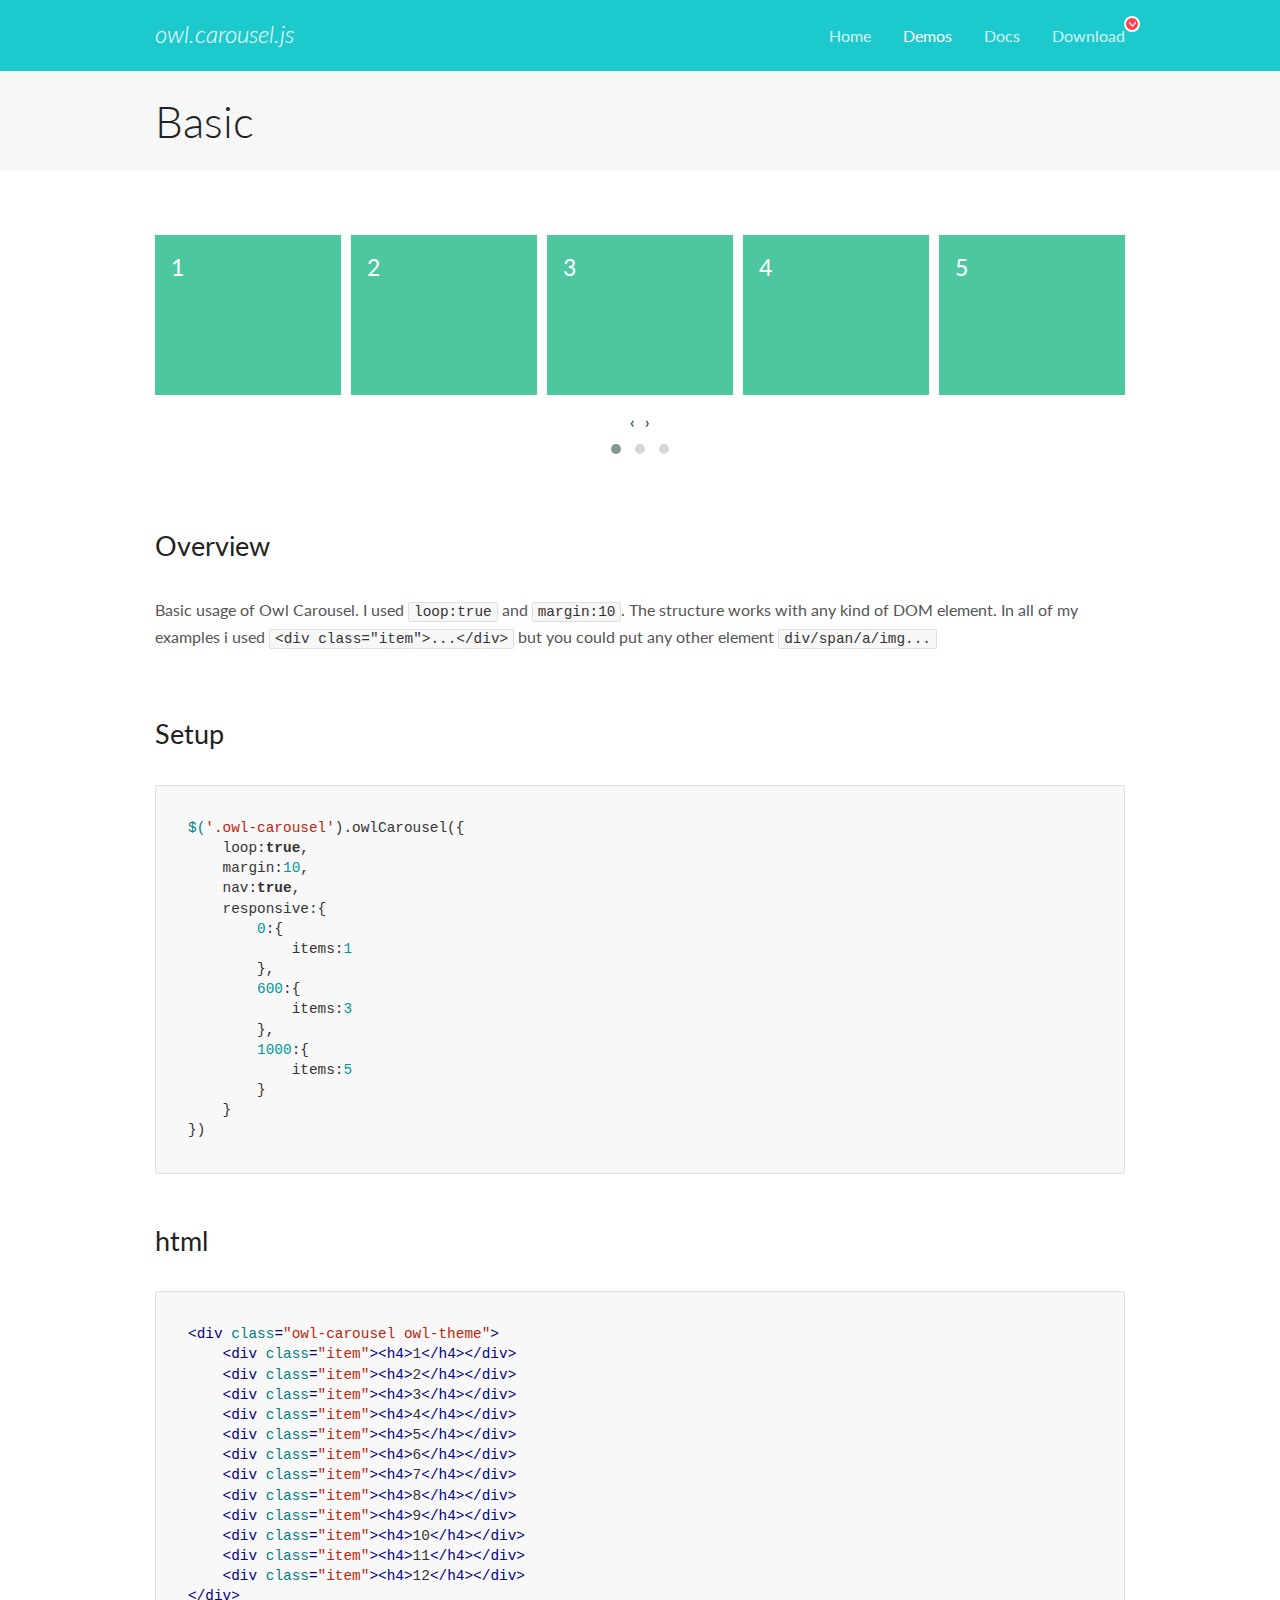
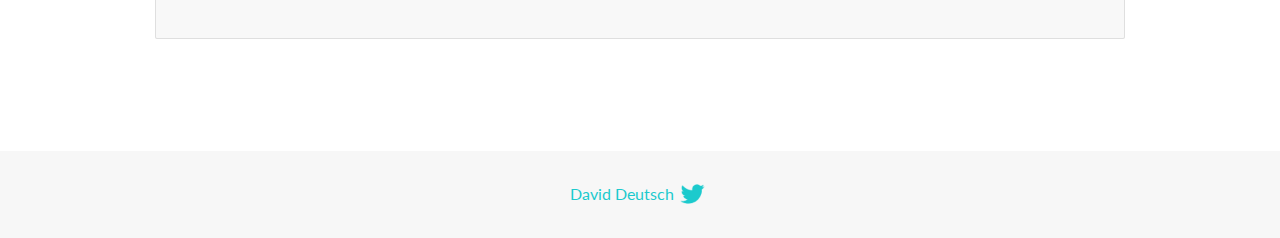
<file: assets/library/OwlCarousel2-2.3.4/docs/demos/basic.html>
<!DOCTYPE html>
<html lang="en">
  <head>

    <!-- head -->
    <meta charset="utf-8">
    <meta name="msapplication-tap-highlight" content="no" />
    <meta name="viewport" content="width=device-width, initial-scale=1.0" />
    <meta name="description" content="Basic usage demo">
    <meta name="author" content="David Deutsch">
    <title>
      Basic Demo | Owl Carousel | 2.3.4
    </title>

    <!-- Stylesheets -->
    <link href='https://fonts.googleapis.com/css?family=Lato:300,400,700,400italic,300italic' rel='stylesheet' type='text/css'>
    <link rel="stylesheet" href="../assets/css/docs.theme.min.css">

    <!-- Owl Stylesheets -->
    <link rel="stylesheet" href="../assets/owlcarousel/assets/owl.carousel.min.css">
    <link rel="stylesheet" href="../assets/owlcarousel/assets/owl.theme.default.min.css">

    <!-- HTML5 shim and Respond.js IE8 support of HTML5 elements and media queries -->

    <!--[if lt IE 9]>
      <script src="https://oss.maxcdn.com/libs/html5shiv/3.7.0/html5shiv.js"></script>
      <script src="https://oss.maxcdn.com/libs/respond.js/1.3.0/respond.min.js"></script>
    <![endif]-->

    <!-- Favicons -->
    <link rel="apple-touch-icon-precomposed" sizes="144x144" href="../assets/ico/apple-touch-icon-144-precomposed.png">
    <link rel="shortcut icon" href="../assets/ico/favicon.png">
    <link rel="shortcut icon" href="favicon.ico">

    <!-- Yeah i know js should not be in header. Its required for demos.-->

    <!-- javascript -->
    <script src="../assets/vendors/jquery.min.js"></script>
    <script src="../assets/owlcarousel/owl.carousel.js"></script>
  </head>
  <body>

    <!-- header -->
    <header class="header">
      <div class="row">
        <div class="large-12 columns">
          <div class="brand left">
            <h3>
              <a href="/OwlCarousel2/">owl.carousel.js</a> 
            </h3>
          </div>
          <a id="toggle-nav" class="right">
            <span></span> <span></span> <span></span> 
          </a> 
          <div class="nav-bar">
            <ul class="clearfix">
              <li> <a href="/OwlCarousel2/index.html">Home</a>  </li>
              <li class="active">
                <a href="/OwlCarousel2/demos/demos.html">Demos</a> 
              </li>
              <li> <a href="/OwlCarousel2/docs/started-welcome.html">Docs</a>  </li>
              <li>
                <a href="https://github.com/OwlCarousel2/OwlCarousel2/archive/2.3.4.zip">Download</a> 
                <span class="download"></span> 
              </li>
            </ul>
          </div>
        </div>
      </div>
    </header>

    <!-- title -->
    <section class="title">
      <div class="row">
        <div class="large-12 columns">
          <h1>Basic</h1>
        </div>
      </div>
    </section>

    <!--  Demos -->
    <section id="demos">
      <div class="row">
        <div class="large-12 columns">
          <div class="owl-carousel owl-theme">
            <div class="item">
              <h4>1</h4>
            </div>
            <div class="item">
              <h4>2</h4>
            </div>
            <div class="item">
              <h4>3</h4>
            </div>
            <div class="item">
              <h4>4</h4>
            </div>
            <div class="item">
              <h4>5</h4>
            </div>
            <div class="item">
              <h4>6</h4>
            </div>
            <div class="item">
              <h4>7</h4>
            </div>
            <div class="item">
              <h4>8</h4>
            </div>
            <div class="item">
              <h4>9</h4>
            </div>
            <div class="item">
              <h4>10</h4>
            </div>
            <div class="item">
              <h4>11</h4>
            </div>
            <div class="item">
              <h4>12</h4>
            </div>
          </div>
          <h3 id="overview">Overview</h3>
          <p>Basic usage of Owl Carousel. I used <code>loop:true</code> and <code>margin:10</code>. The structure works with any kind of DOM element. In all of my examples i used <code>&lt;div class=&quot;item&quot;&gt;...&lt;/div&gt;</code> but you could
            put any other element <code>div/span/a/img...</code></p>
          <h3 id="setup">Setup</h3>
          <pre><code>$(&#39;.owl-carousel&#39;).owlCarousel({
    loop:true,
    margin:10,
    nav:true,
    responsive:{
        0:{
            items:1
        },
        600:{
            items:3
        },
        1000:{
            items:5
        }
    }
})</code></pre>
          <h3 id="html">html</h3>
          <pre><code>&lt;div class=&quot;owl-carousel owl-theme&quot;&gt;
    &lt;div class=&quot;item&quot;&gt;&lt;h4&gt;1&lt;/h4&gt;&lt;/div&gt;
    &lt;div class=&quot;item&quot;&gt;&lt;h4&gt;2&lt;/h4&gt;&lt;/div&gt;
    &lt;div class=&quot;item&quot;&gt;&lt;h4&gt;3&lt;/h4&gt;&lt;/div&gt;
    &lt;div class=&quot;item&quot;&gt;&lt;h4&gt;4&lt;/h4&gt;&lt;/div&gt;
    &lt;div class=&quot;item&quot;&gt;&lt;h4&gt;5&lt;/h4&gt;&lt;/div&gt;
    &lt;div class=&quot;item&quot;&gt;&lt;h4&gt;6&lt;/h4&gt;&lt;/div&gt;
    &lt;div class=&quot;item&quot;&gt;&lt;h4&gt;7&lt;/h4&gt;&lt;/div&gt;
    &lt;div class=&quot;item&quot;&gt;&lt;h4&gt;8&lt;/h4&gt;&lt;/div&gt;
    &lt;div class=&quot;item&quot;&gt;&lt;h4&gt;9&lt;/h4&gt;&lt;/div&gt;
    &lt;div class=&quot;item&quot;&gt;&lt;h4&gt;10&lt;/h4&gt;&lt;/div&gt;
    &lt;div class=&quot;item&quot;&gt;&lt;h4&gt;11&lt;/h4&gt;&lt;/div&gt;
    &lt;div class=&quot;item&quot;&gt;&lt;h4&gt;12&lt;/h4&gt;&lt;/div&gt;
&lt;/div&gt;</code></pre>
          <script>
            $(document).ready(function() {
              var owl = $('.owl-carousel');
              owl.owlCarousel({
                margin: 10,
                nav: true,
                loop: true,
                responsive: {
                  0: {
                    items: 1
                  },
                  600: {
                    items: 3
                  },
                  1000: {
                    items: 5
                  }
                }
              })
            })
          </script>
        </div>
      </div>
    </section>

    <!-- footer -->
    <footer class="footer">
      <div class="row">
        <div class="large-12 columns">
          <h5>
            <a href="/OwlCarousel2/docs/support-contact.html">David Deutsch</a> 
            <a id="custom-tweet-button" href="https://twitter.com/share?url=https://github.com/OwlCarousel2/OwlCarousel2&text=Owl Carousel - This is so awesome! " target="_blank"></a> 
          </h5>
        </div>
      </div>
    </footer>

    <!-- vendors -->
    <script src="../assets/vendors/highlight.js"></script>
    <script src="../assets/js/app.js"></script>
  </body>
</html>
</file>
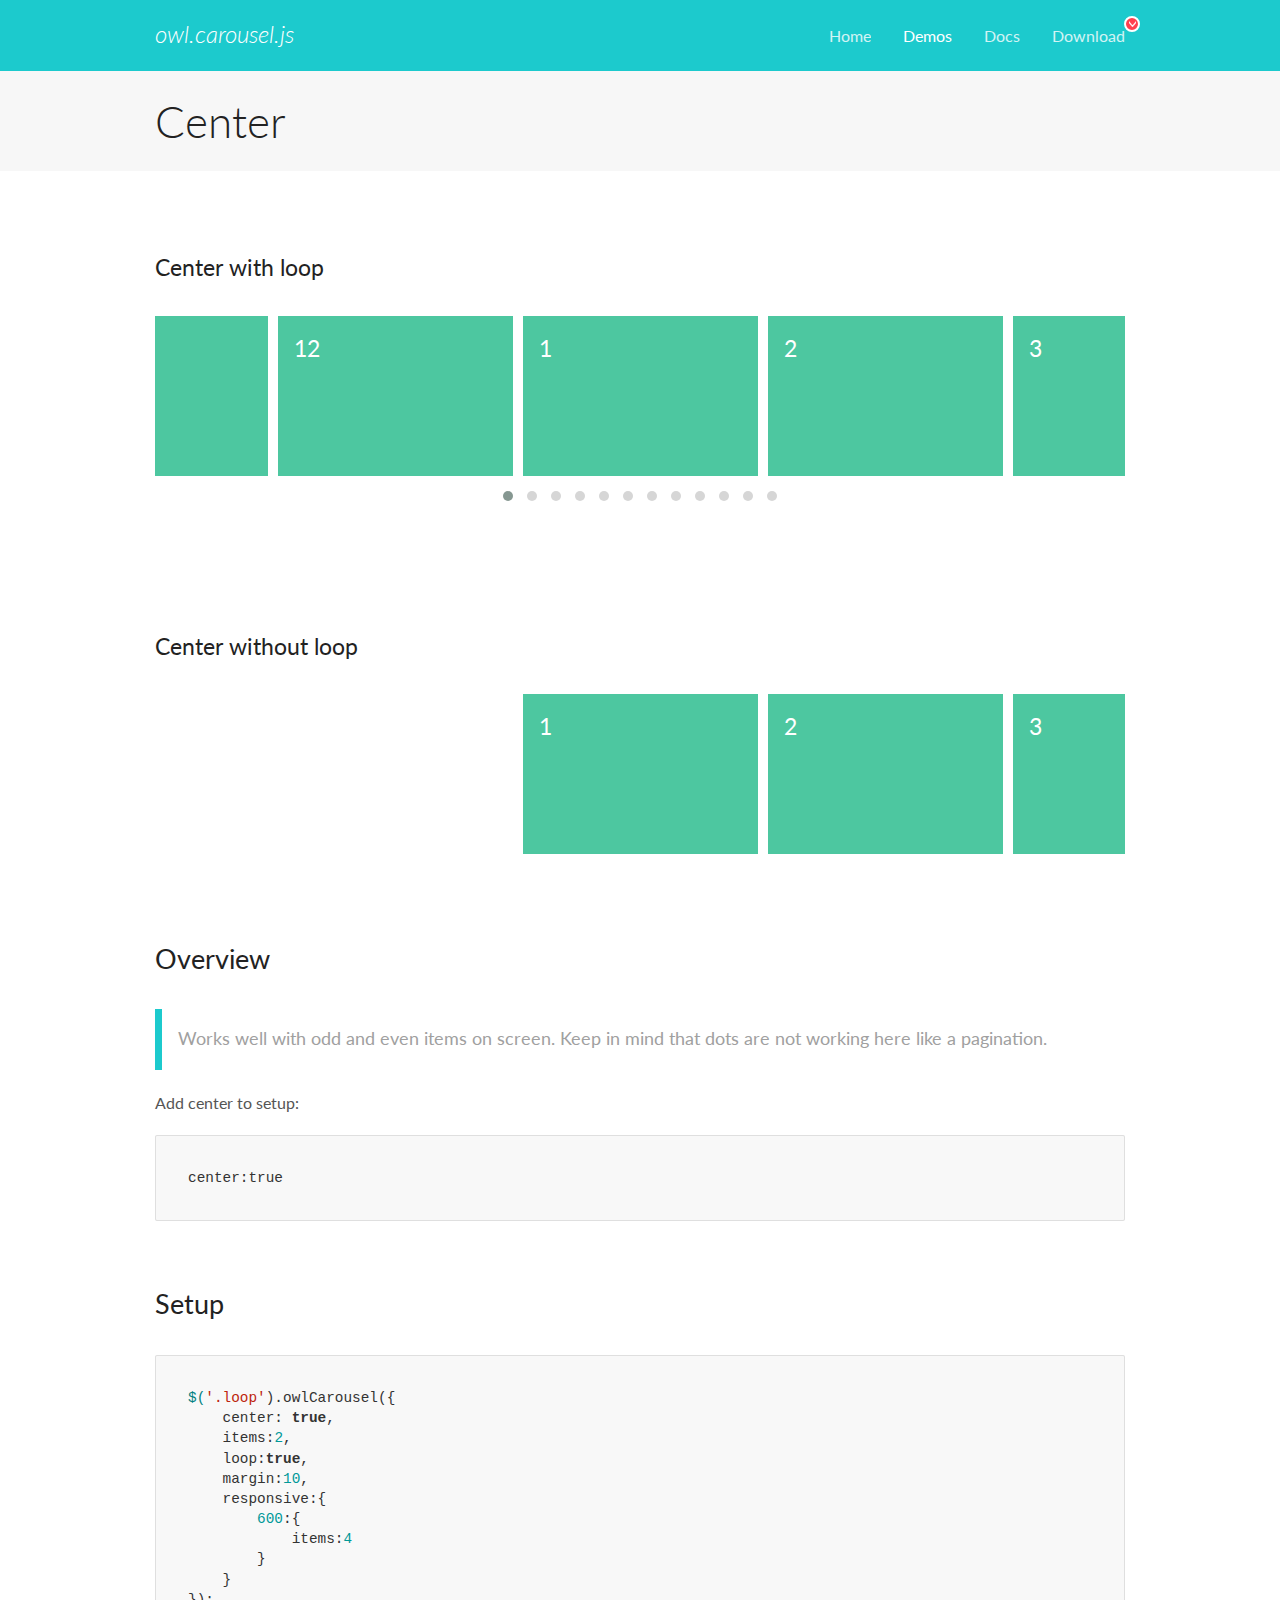
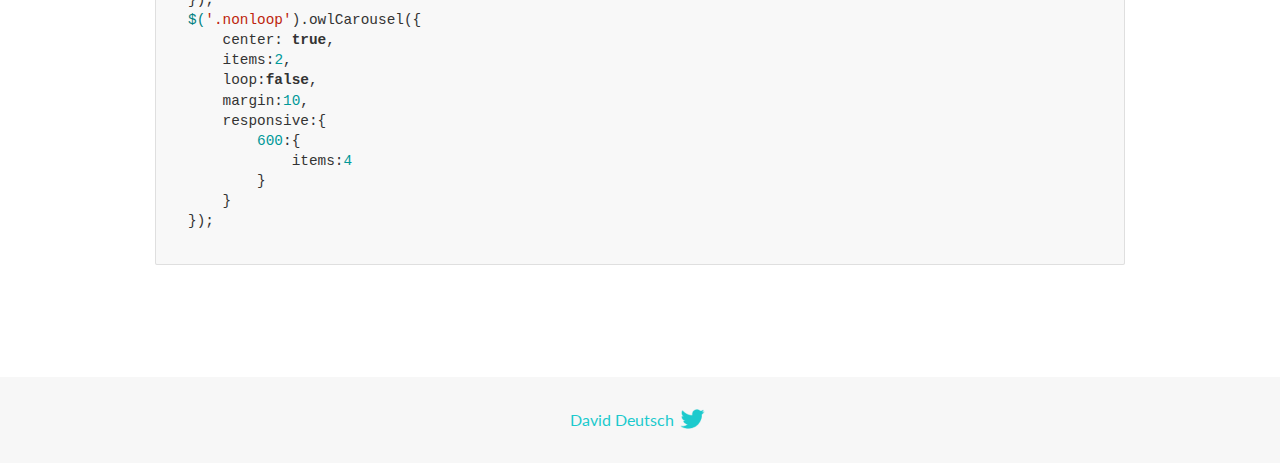
<file: assets/library/OwlCarousel2-2.3.4/docs/demos/center.html>
<!DOCTYPE html>
<html lang="en">
  <head>

    <!-- head -->
    <meta charset="utf-8">
    <meta name="msapplication-tap-highlight" content="no" />
    <meta name="viewport" content="width=device-width, initial-scale=1.0" />
    <meta name="description" content="Center carousel">
    <meta name="author" content="David Deutsch">
    <title>
      Center Demo | Owl Carousel | 2.3.4
    </title>

    <!-- Stylesheets -->
    <link href='https://fonts.googleapis.com/css?family=Lato:300,400,700,400italic,300italic' rel='stylesheet' type='text/css'>
    <link rel="stylesheet" href="../assets/css/docs.theme.min.css">

    <!-- Owl Stylesheets -->
    <link rel="stylesheet" href="../assets/owlcarousel/assets/owl.carousel.min.css">
    <link rel="stylesheet" href="../assets/owlcarousel/assets/owl.theme.default.min.css">

    <!-- HTML5 shim and Respond.js IE8 support of HTML5 elements and media queries -->

    <!--[if lt IE 9]>
      <script src="https://oss.maxcdn.com/libs/html5shiv/3.7.0/html5shiv.js"></script>
      <script src="https://oss.maxcdn.com/libs/respond.js/1.3.0/respond.min.js"></script>
    <![endif]-->

    <!-- Favicons -->
    <link rel="apple-touch-icon-precomposed" sizes="144x144" href="../assets/ico/apple-touch-icon-144-precomposed.png">
    <link rel="shortcut icon" href="../assets/ico/favicon.png">
    <link rel="shortcut icon" href="favicon.ico">

    <!-- Yeah i know js should not be in header. Its required for demos.-->

    <!-- javascript -->
    <script src="../assets/vendors/jquery.min.js"></script>
    <script src="../assets/owlcarousel/owl.carousel.js"></script>
  </head>
  <body>

    <!-- header -->
    <header class="header">
      <div class="row">
        <div class="large-12 columns">
          <div class="brand left">
            <h3>
              <a href="/OwlCarousel2/">owl.carousel.js</a> 
            </h3>
          </div>
          <a id="toggle-nav" class="right">
            <span></span> <span></span> <span></span> 
          </a> 
          <div class="nav-bar">
            <ul class="clearfix">
              <li> <a href="/OwlCarousel2/index.html">Home</a>  </li>
              <li class="active">
                <a href="/OwlCarousel2/demos/demos.html">Demos</a> 
              </li>
              <li> <a href="/OwlCarousel2/docs/started-welcome.html">Docs</a>  </li>
              <li>
                <a href="https://github.com/OwlCarousel2/OwlCarousel2/archive/2.3.4.zip">Download</a> 
                <span class="download"></span> 
              </li>
            </ul>
          </div>
        </div>
      </div>
    </header>

    <!-- title -->
    <section class="title">
      <div class="row">
        <div class="large-12 columns">
          <h1>Center</h1>
        </div>
      </div>
    </section>

    <!--  Demos -->
    <section id="demos">
      <div class="row">
        <div class="large-12 columns">
          <h4 id="center-with-loop">Center with loop</h4>
          <div class="loop owl-carousel owl-theme">
            <div class="item">
              <h4>1</h4>
            </div>
            <div class="item">
              <h4>2</h4>
            </div>
            <div class="item">
              <h4>3</h4>
            </div>
            <div class="item">
              <h4>4</h4>
            </div>
            <div class="item">
              <h4>5</h4>
            </div>
            <div class="item">
              <h4>6</h4>
            </div>
            <div class="item">
              <h4>7</h4>
            </div>
            <div class="item">
              <h4>8</h4>
            </div>
            <div class="item">
              <h4>9</h4>
            </div>
            <div class="item">
              <h4>10</h4>
            </div>
            <div class="item">
              <h4>11</h4>
            </div>
            <div class="item">
              <h4>12</h4>
            </div>
          </div>
          <br>
          <h4 id="center-without-loop">Center without loop</h4>
          <div class="nonloop owl-carousel">
            <div class="item">
              <h4>1</h4>
            </div>
            <div class="item">
              <h4>2</h4>
            </div>
            <div class="item">
              <h4>3</h4>
            </div>
            <div class="item">
              <h4>4</h4>
            </div>
            <div class="item">
              <h4>5</h4>
            </div>
            <div class="item">
              <h4>6</h4>
            </div>
            <div class="item">
              <h4>7</h4>
            </div>
            <div class="item">
              <h4>8</h4>
            </div>
            <div class="item">
              <h4>9</h4>
            </div>
            <div class="item">
              <h4>10</h4>
            </div>
            <div class="item">
              <h4>11</h4>
            </div>
            <div class="item">
              <h4>12</h4>
            </div>
          </div>
          <h3 id="overview">Overview</h3>
          <blockquote>
            <p>Works well with odd and even items on screen. Keep in mind that dots are not working here like a pagination.</p>
          </blockquote>
          <p>Add center to setup:</p>
          <pre><code>center:true</code></pre>
          <h3 id="setup">Setup</h3>
          <pre><code>$(&#39;.loop&#39;).owlCarousel({
    center: true,
    items:2,
    loop:true,
    margin:10,
    responsive:{
        600:{
            items:4
        }
    }
});
$(&#39;.nonloop&#39;).owlCarousel({
    center: true,
    items:2,
    loop:false,
    margin:10,
    responsive:{
        600:{
            items:4
        }
    }
});</code></pre>
          <script>
            jQuery(document).ready(function($) {
              $('.loop').owlCarousel({
                center: true,
                items: 2,
                loop: true,
                margin: 10,
                responsive: {
                  600: {
                    items: 4
                  }
                }
              });
              $('.nonloop').owlCarousel({
                center: true,
                items: 2,
                loop: false,
                margin: 10,
                responsive: {
                  600: {
                    items: 4
                  }
                }
              });
            });
          </script>
        </div>
      </div>
    </section>

    <!-- footer -->
    <footer class="footer">
      <div class="row">
        <div class="large-12 columns">
          <h5>
            <a href="/OwlCarousel2/docs/support-contact.html">David Deutsch</a> 
            <a id="custom-tweet-button" href="https://twitter.com/share?url=https://github.com/OwlCarousel2/OwlCarousel2&text=Owl Carousel - This is so awesome! " target="_blank"></a> 
          </h5>
        </div>
      </div>
    </footer>

    <!-- vendors -->
    <script src="../assets/vendors/highlight.js"></script>
    <script src="../assets/js/app.js"></script>
  </body>
</html>
</file>
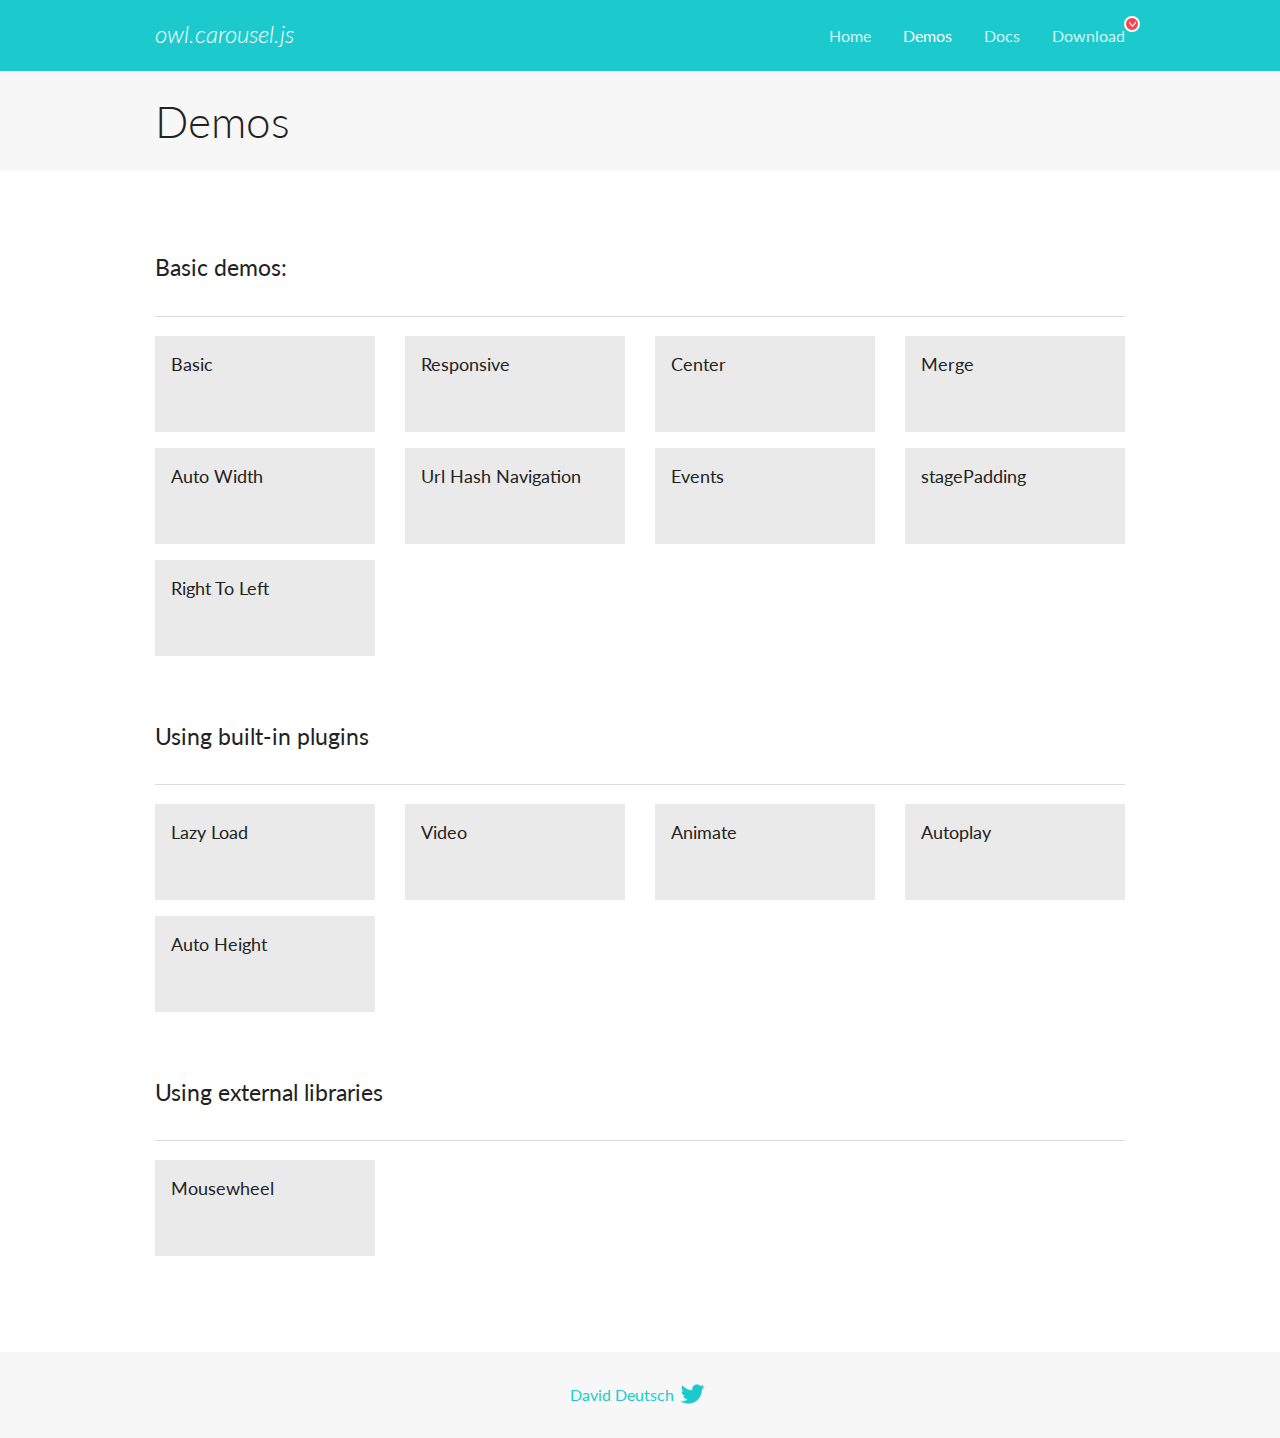
<file: assets/library/OwlCarousel2-2.3.4/docs/demos/demos.html>
<!DOCTYPE html>
<html lang="en">
  <head>

    <!-- head -->
    <meta charset="utf-8">
    <meta name="msapplication-tap-highlight" content="no" />
    <meta name="viewport" content="width=device-width, initial-scale=1.0" />
    <meta name="description" content="A list of Owl Carousel examples.">
    <meta name="author" content="David Deutsch">
    <title>
      Demos | Owl Carousel | 2.3.4
    </title>

    <!-- Stylesheets -->
    <link href='https://fonts.googleapis.com/css?family=Lato:300,400,700,400italic,300italic' rel='stylesheet' type='text/css'>
    <link rel="stylesheet" href="../assets/css/docs.theme.min.css">

    <!-- Owl Stylesheets -->
    <link rel="stylesheet" href="../assets/owlcarousel/assets/owl.carousel.min.css">
    <link rel="stylesheet" href="../assets/owlcarousel/assets/owl.theme.default.min.css">

    <!-- HTML5 shim and Respond.js IE8 support of HTML5 elements and media queries -->

    <!--[if lt IE 9]>
      <script src="https://oss.maxcdn.com/libs/html5shiv/3.7.0/html5shiv.js"></script>
      <script src="https://oss.maxcdn.com/libs/respond.js/1.3.0/respond.min.js"></script>
    <![endif]-->

    <!-- Favicons -->
    <link rel="apple-touch-icon-precomposed" sizes="144x144" href="../assets/ico/apple-touch-icon-144-precomposed.png">
    <link rel="shortcut icon" href="../assets/ico/favicon.png">
    <link rel="shortcut icon" href="favicon.ico">

    <!-- Yeah i know js should not be in header. Its required for demos.-->

    <!-- javascript -->
    <script src="../assets/vendors/jquery.min.js"></script>
    <script src="../assets/owlcarousel/owl.carousel.js"></script>
  </head>
  <body>

    <!-- header -->
    <header class="header">
      <div class="row">
        <div class="large-12 columns">
          <div class="brand left">
            <h3>
              <a href="/OwlCarousel2/">owl.carousel.js</a> 
            </h3>
          </div>
          <a id="toggle-nav" class="right">
            <span></span> <span></span> <span></span> 
          </a> 
          <div class="nav-bar">
            <ul class="clearfix">
              <li> <a href="/OwlCarousel2/index.html">Home</a>  </li>
              <li class="active">
                <a href="/OwlCarousel2/demos/demos.html">Demos</a> 
              </li>
              <li> <a href="/OwlCarousel2/docs/started-welcome.html">Docs</a>  </li>
              <li>
                <a href="https://github.com/OwlCarousel2/OwlCarousel2/archive/2.3.4.zip">Download</a> 
                <span class="download"></span> 
              </li>
            </ul>
          </div>
        </div>
      </div>
    </header>

    <!-- title -->
    <section class="title">
      <div class="row">
        <div class="large-12 columns">
          <h1>Demos</h1>
        </div>
      </div>
    </section>

    <!--  Demos -->
    <section id="demos">
      <div class="row">
        <div class="large-12 columns">
          <h4 id="basic-demos-">Basic demos:</h4>
          <hr>
          <div class="demo-list">
            <div class="row">
              <div class="small-6 medium-4 large-3 columns">
                <a href="basic.html" class="demo-block">
                  <h5>Basic </h5>
                </a> 
              </div>
              <div class="small-6 medium-4 large-3 columns">
                <a href="responsive.html" class="demo-block">
                  <h5>Responsive </h5>
                </a> 
              </div>
              <div class="small-6 medium-4 large-3 columns">
                <a href="center.html" class="demo-block">
                  <h5>Center </h5>
                </a> 
              </div>
              <div class="small-6 medium-4 large-3 columns">
                <a href="merge.html" class="demo-block">
                  <h5>Merge </h5>
                </a> 
              </div>
              <div class="small-6 medium-4 large-3 columns">
                <a href="autowidth.html" class="demo-block">
                  <h5>Auto Width </h5>
                </a> 
              </div>
              <div class="small-6 medium-4 large-3 columns">
                <a href="urlhashnav.html" class="demo-block">
                  <h5>Url Hash Navigation </h5>
                </a> 
              </div>
              <div class="small-6 medium-4 large-3 columns">
                <a href="events.html" class="demo-block">
                  <h5>Events </h5>
                </a> 
              </div>
              <div class="small-6 medium-4 large-3 columns">
                <a href="stagepadding.html" class="demo-block">
                  <h5>stagePadding </h5>
                </a> 
              </div>
              <div class="small-6 medium-4 large-3 columns">
                <a href="rtl.html" class="demo-block">
                  <h5>Right To Left </h5>
                </a> 
              </div>
            </div>
          </div>
          <h4 id="using-built-in-plugins">Using built-in plugins</h4>
          <hr>
          <div class="demo-list">
            <div class="row">
              <div class="small-6 medium-4 large-3 columns">
                <a href="lazyLoad.html" class="demo-block">
                  <h5>Lazy Load </h5>
                </a> 
              </div>
              <div class="small-6 medium-4 large-3 columns">
                <a href="video.html" class="demo-block">
                  <h5>Video </h5>
                </a> 
              </div>
              <div class="small-6 medium-4 large-3 columns">
                <a href="animate.html" class="demo-block">
                  <h5>Animate </h5>
                </a> 
              </div>
              <div class="small-6 medium-4 large-3 columns">
                <a href="autoplay.html" class="demo-block">
                  <h5>Autoplay </h5>
                </a> 
              </div>
              <div class="small-6 medium-4 large-3 columns">
                <a href="autoheight.html" class="demo-block">
                  <h5>Auto Height </h5>
                </a> 
              </div>
            </div>
          </div>
          <h4 id="using-external-libraries">Using external libraries</h4>
          <hr>
          <div class="demo-list">
            <div class="row">
              <div class="small-6 medium-4 large-3 columns">
                <a href="mousewheel.html" class="demo-block">
                  <h5>Mousewheel </h5>
                </a> 
              </div>
            </div>
          </div>
        </div>
      </div>
    </section>

    <!-- footer -->
    <footer class="footer">
      <div class="row">
        <div class="large-12 columns">
          <h5>
            <a href="/OwlCarousel2/docs/support-contact.html">David Deutsch</a> 
            <a id="custom-tweet-button" href="https://twitter.com/share?url=https://github.com/OwlCarousel2/OwlCarousel2&text=Owl Carousel - This is so awesome! " target="_blank"></a> 
          </h5>
        </div>
      </div>
    </footer>

    <!-- vendors -->
    <script src="../assets/vendors/highlight.js"></script>
    <script src="../assets/js/app.js"></script>
  </body>
</html>
</file>
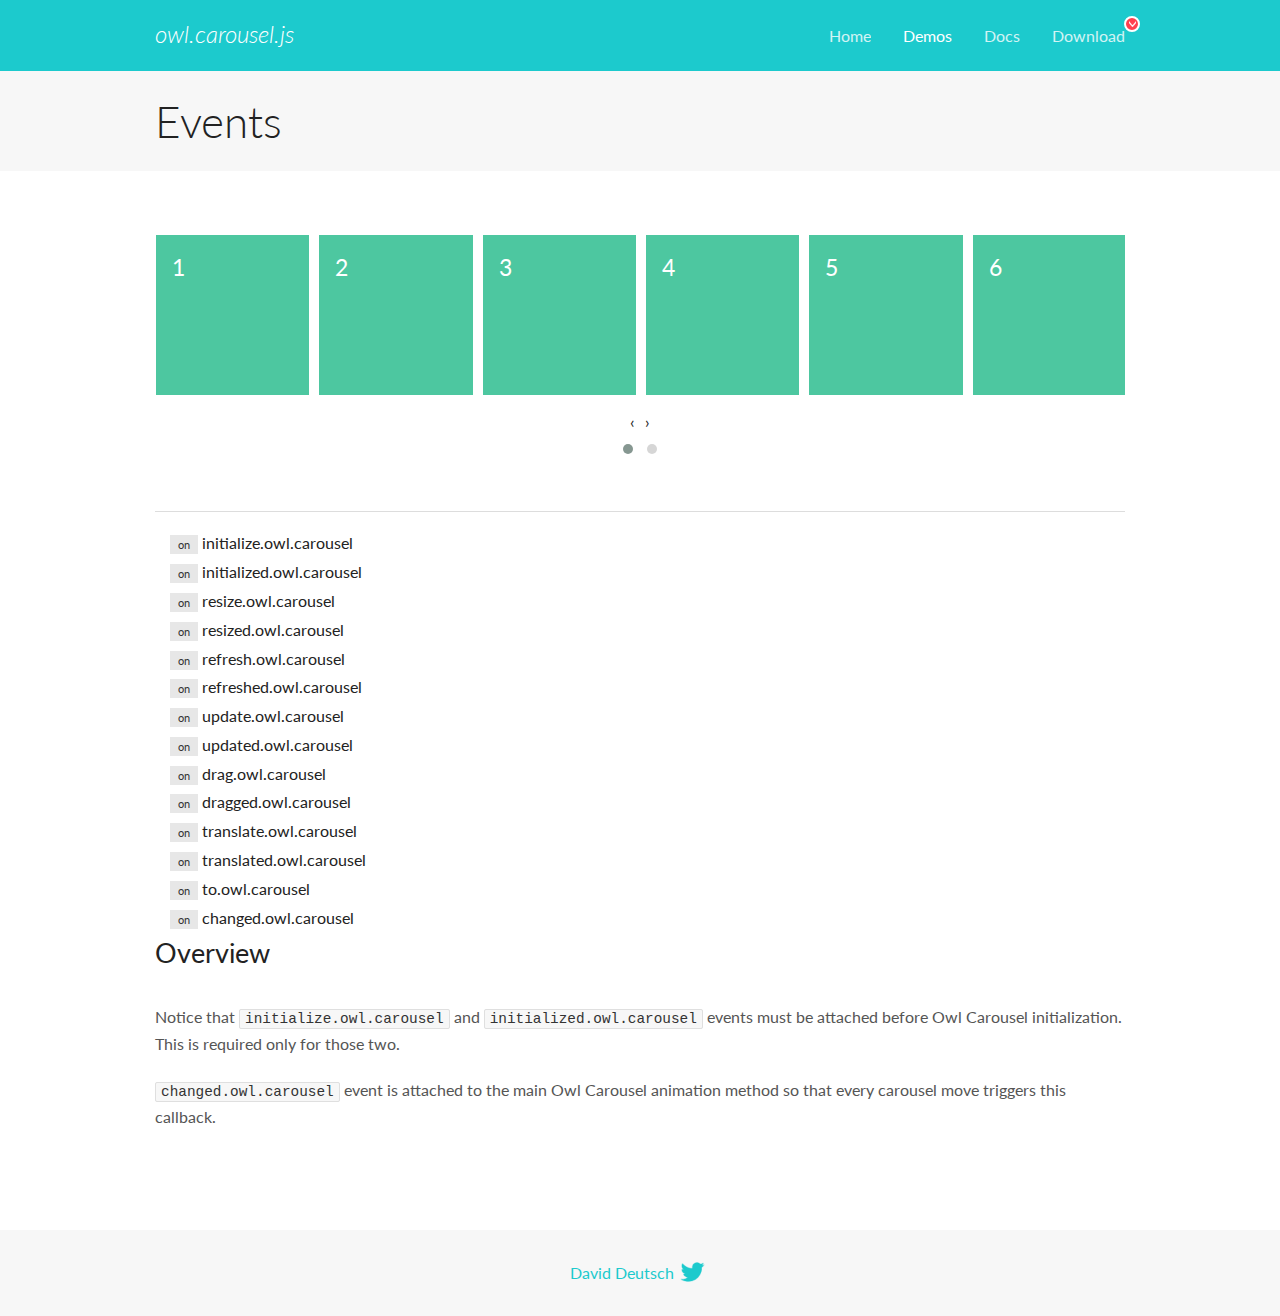
<file: assets/library/OwlCarousel2-2.3.4/docs/demos/events.html>
<!DOCTYPE html>
<html lang="en">
  <head>

    <!-- head -->
    <meta charset="utf-8">
    <meta name="msapplication-tap-highlight" content="no" />
    <meta name="viewport" content="width=device-width, initial-scale=1.0" />
    <meta name="description" content="Events usage demo">
    <meta name="author" content="David Deutsch">
    <title>
      Events Demo | Owl Carousel | 2.3.4
    </title>

    <!-- Stylesheets -->
    <link href='https://fonts.googleapis.com/css?family=Lato:300,400,700,400italic,300italic' rel='stylesheet' type='text/css'>
    <link rel="stylesheet" href="../assets/css/docs.theme.min.css">

    <!-- Owl Stylesheets -->
    <link rel="stylesheet" href="../assets/owlcarousel/assets/owl.carousel.min.css">
    <link rel="stylesheet" href="../assets/owlcarousel/assets/owl.theme.default.min.css">

    <!-- HTML5 shim and Respond.js IE8 support of HTML5 elements and media queries -->

    <!--[if lt IE 9]>
      <script src="https://oss.maxcdn.com/libs/html5shiv/3.7.0/html5shiv.js"></script>
      <script src="https://oss.maxcdn.com/libs/respond.js/1.3.0/respond.min.js"></script>
    <![endif]-->

    <!-- Favicons -->
    <link rel="apple-touch-icon-precomposed" sizes="144x144" href="../assets/ico/apple-touch-icon-144-precomposed.png">
    <link rel="shortcut icon" href="../assets/ico/favicon.png">
    <link rel="shortcut icon" href="favicon.ico">

    <!-- Yeah i know js should not be in header. Its required for demos.-->

    <!-- javascript -->
    <script src="../assets/vendors/jquery.min.js"></script>
    <script src="../assets/owlcarousel/owl.carousel.js"></script>
  </head>
  <body>

    <!-- header -->
    <header class="header">
      <div class="row">
        <div class="large-12 columns">
          <div class="brand left">
            <h3>
              <a href="/OwlCarousel2/">owl.carousel.js</a> 
            </h3>
          </div>
          <a id="toggle-nav" class="right">
            <span></span> <span></span> <span></span> 
          </a> 
          <div class="nav-bar">
            <ul class="clearfix">
              <li> <a href="/OwlCarousel2/index.html">Home</a>  </li>
              <li class="active">
                <a href="/OwlCarousel2/demos/demos.html">Demos</a> 
              </li>
              <li> <a href="/OwlCarousel2/docs/started-welcome.html">Docs</a>  </li>
              <li>
                <a href="https://github.com/OwlCarousel2/OwlCarousel2/archive/2.3.4.zip">Download</a> 
                <span class="download"></span> 
              </li>
            </ul>
          </div>
        </div>
      </div>
    </header>

    <!-- title -->
    <section class="title">
      <div class="row">
        <div class="large-12 columns">
          <h1>Events</h1>
        </div>
      </div>
    </section>

    <!--  Demos -->
    <section id="demos">
      <div class="row">
        <div class="large-12 columns">
          <div class="owl-carousel owl-theme">
            <div class="item">
              <h4>1</h4>
            </div>
            <div class="item">
              <h4>2</h4>
            </div>
            <div class="item">
              <h4>3</h4>
            </div>
            <div class="item">
              <h4>4</h4>
            </div>
            <div class="item">
              <h4>5</h4>
            </div>
            <div class="item">
              <h4>6</h4>
            </div>
            <div class="item">
              <h4>7</h4>
            </div>
            <div class="item">
              <h4>8</h4>
            </div>
            <div class="item">
              <h4>9</h4>
            </div>
            <div class="item">
              <h4>10</h4>
            </div>
            <div class="item">
              <h4>11</h4>
            </div>
            <div class="item">
              <h4>12</h4>
            </div>
          </div>
          <hr>
          <div class="large-12 columns callbacks">
            <div><span class="label secondary initialize">on</span>  initialize.owl.carousel </div>
            <div><span class="label secondary initialized">on</span>  initialized.owl.carousel </div>
            <div><span class="label secondary resize">on</span>  resize.owl.carousel </div>
            <div><span class="label secondary resized">on</span>  resized.owl.carousel </div>
            <div><span class="label secondary refresh">on</span>  refresh.owl.carousel </div>
            <div><span class="label secondary refreshed">on</span>  refreshed.owl.carousel </div>
            <div><span class="label secondary update">on</span>  update.owl.carousel </div>
            <div><span class="label secondary updated">on</span>  updated.owl.carousel </div>
            <div><span class="label secondary drag">on</span>  drag.owl.carousel </div>
            <div><span class="label secondary dragged">on</span>  dragged.owl.carousel </div>
            <div><span class="label secondary translate">on</span>  translate.owl.carousel </div>
            <div><span class="label secondary translated">on</span>  translated.owl.carousel </div>
            <div><span class="label secondary to">on</span>  to.owl.carousel </div>
            <div><span class="label secondary changed">on</span>  changed.owl.carousel </div>
          </div>
          <h3 id="overview">Overview</h3>
          <p>Notice that <code>initialize.owl.carousel</code> and <code>initialized.owl.carousel</code> events must be attached before Owl Carousel initialization. This is required only for those two.</p>
          <p><code>changed.owl.carousel</code> event is attached to the main Owl Carousel animation method so that every carousel move triggers this callback.</p>
          <script>
            jQuery(document).ready(function($) {
              var owl = $('.owl-carousel');
              owl.on('initialize.owl.carousel initialized.owl.carousel ' +
                'initialize.owl.carousel initialize.owl.carousel ' +
                'resize.owl.carousel resized.owl.carousel ' +
                'refresh.owl.carousel refreshed.owl.carousel ' +
                'update.owl.carousel updated.owl.carousel ' +
                'drag.owl.carousel dragged.owl.carousel ' +
                'translate.owl.carousel translated.owl.carousel ' +
                'to.owl.carousel changed.owl.carousel',
                function(e) {
                  $('.' + e.type)
                    .removeClass('secondary')
                    .addClass('success');
                  window.setTimeout(function() {
                    $('.' + e.type)
                      .removeClass('success')
                      .addClass('secondary');
                  }, 500);
                });
              owl.owlCarousel({
                loop: true,
                nav: true,
                lazyLoad: true,
                margin: 10,
                video: true,
                responsive: {
                  0: {
                    items: 1
                  },
                  600: {
                    items: 3
                  },
                  960: {
                    items: 5,
                  },
                  1200: {
                    items: 6
                  }
                }
              });
            });
          </script>
        </div>
      </div>
    </section>

    <!-- footer -->
    <footer class="footer">
      <div class="row">
        <div class="large-12 columns">
          <h5>
            <a href="/OwlCarousel2/docs/support-contact.html">David Deutsch</a> 
            <a id="custom-tweet-button" href="https://twitter.com/share?url=https://github.com/OwlCarousel2/OwlCarousel2&text=Owl Carousel - This is so awesome! " target="_blank"></a> 
          </h5>
        </div>
      </div>
    </footer>

    <!-- vendors -->
    <script src="../assets/vendors/highlight.js"></script>
    <script src="../assets/js/app.js"></script>
  </body>
</html>
</file>
